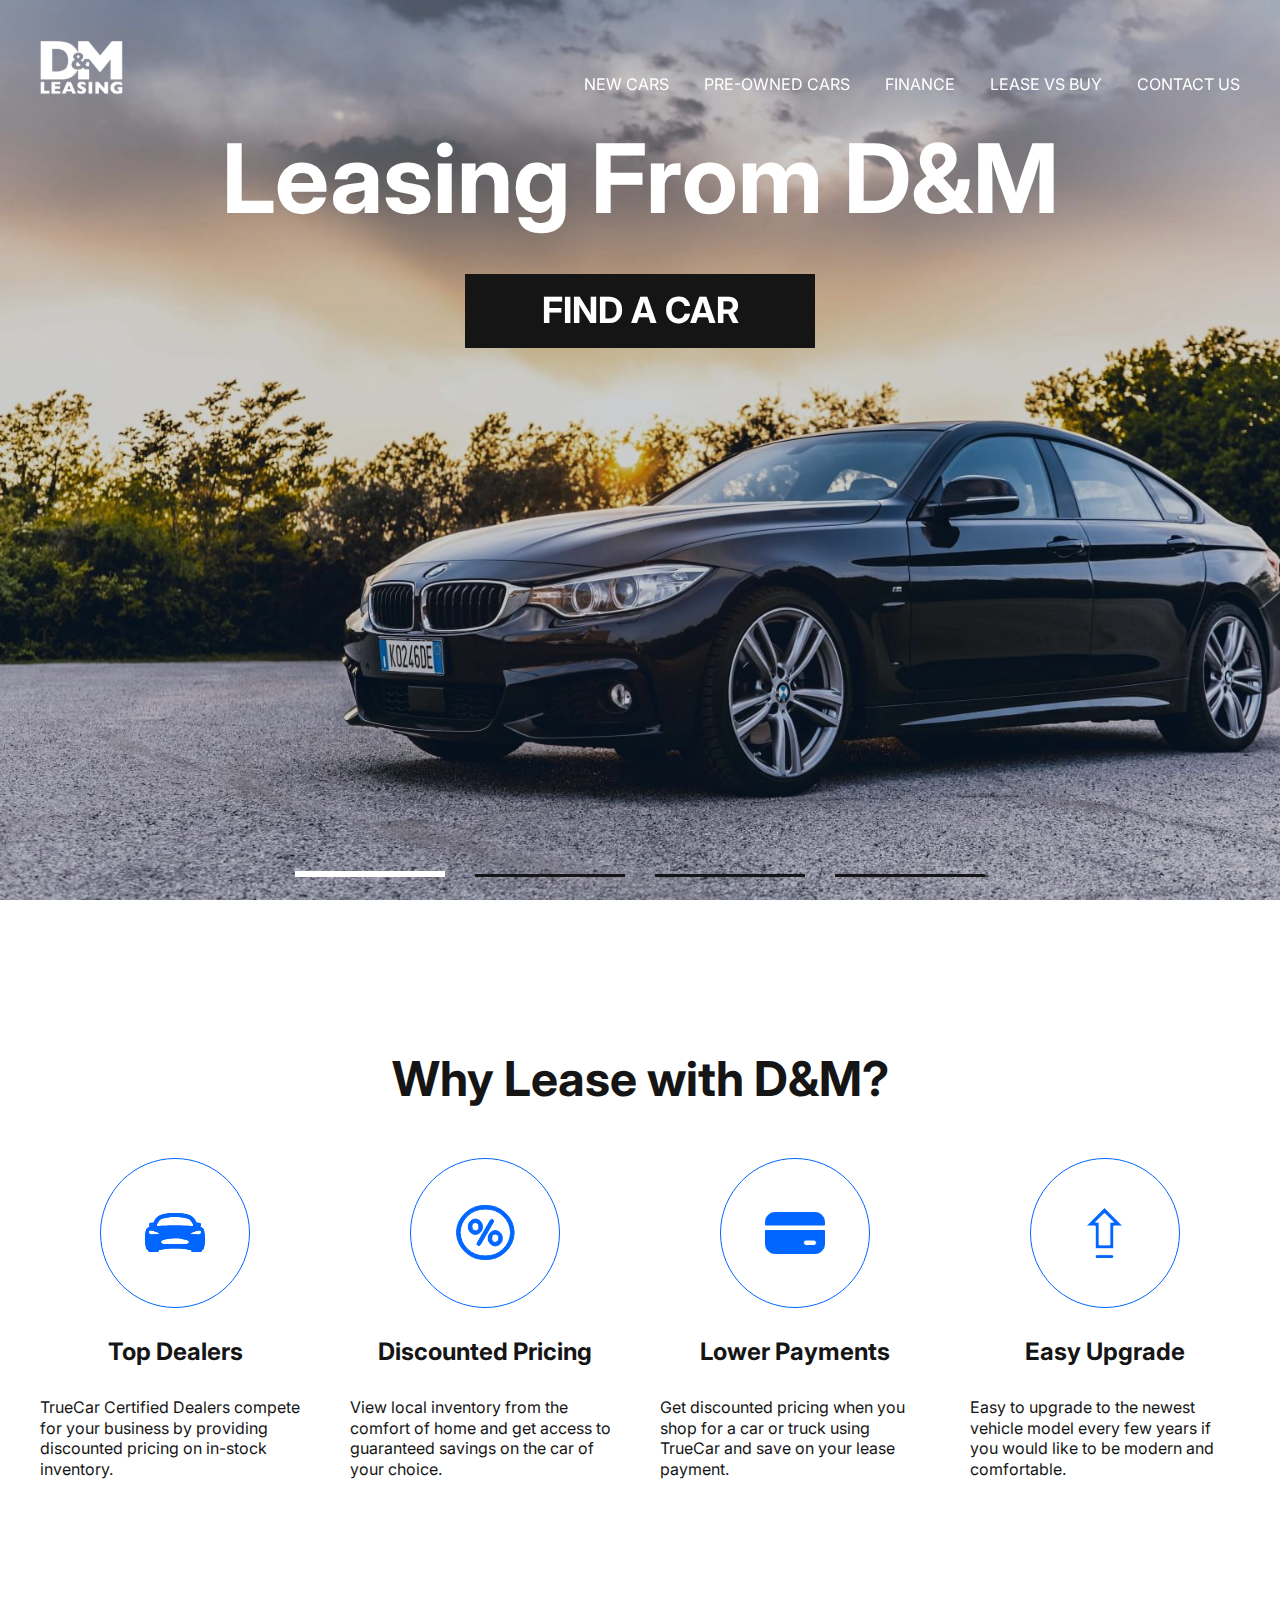
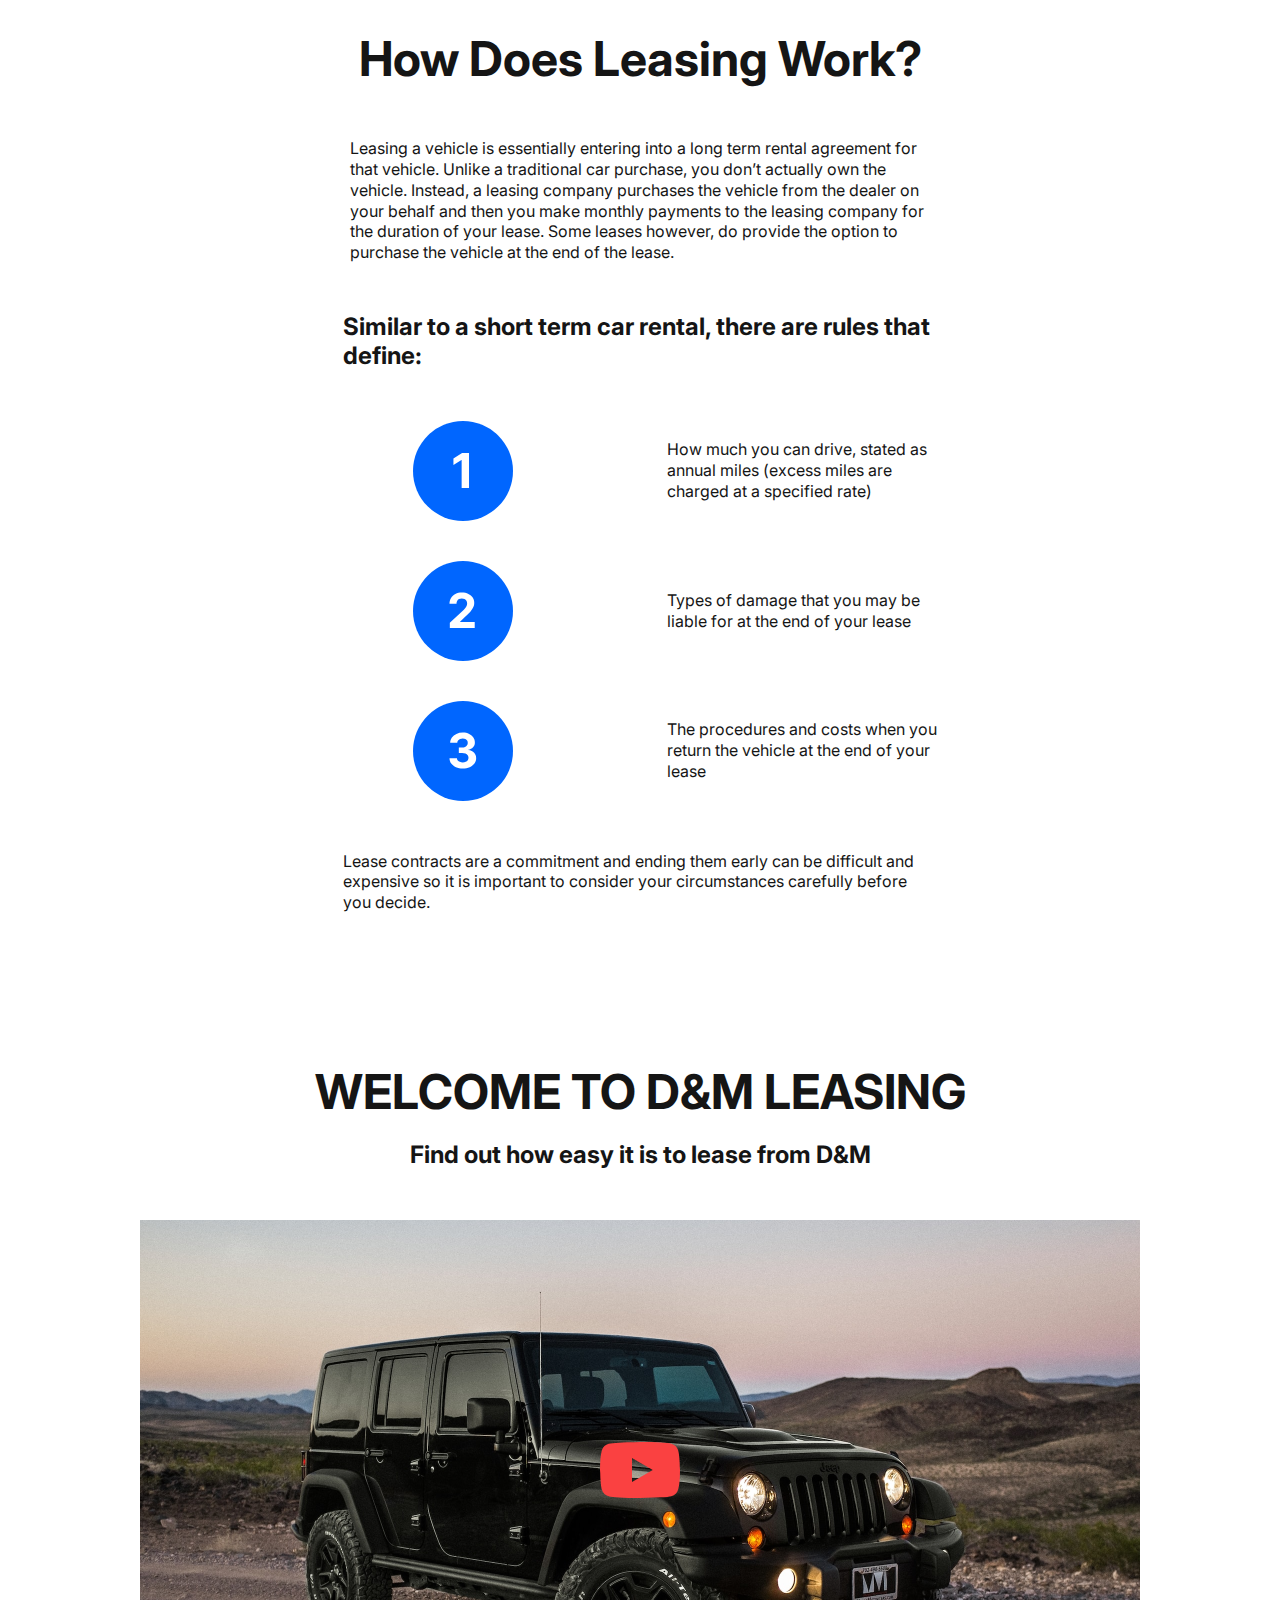
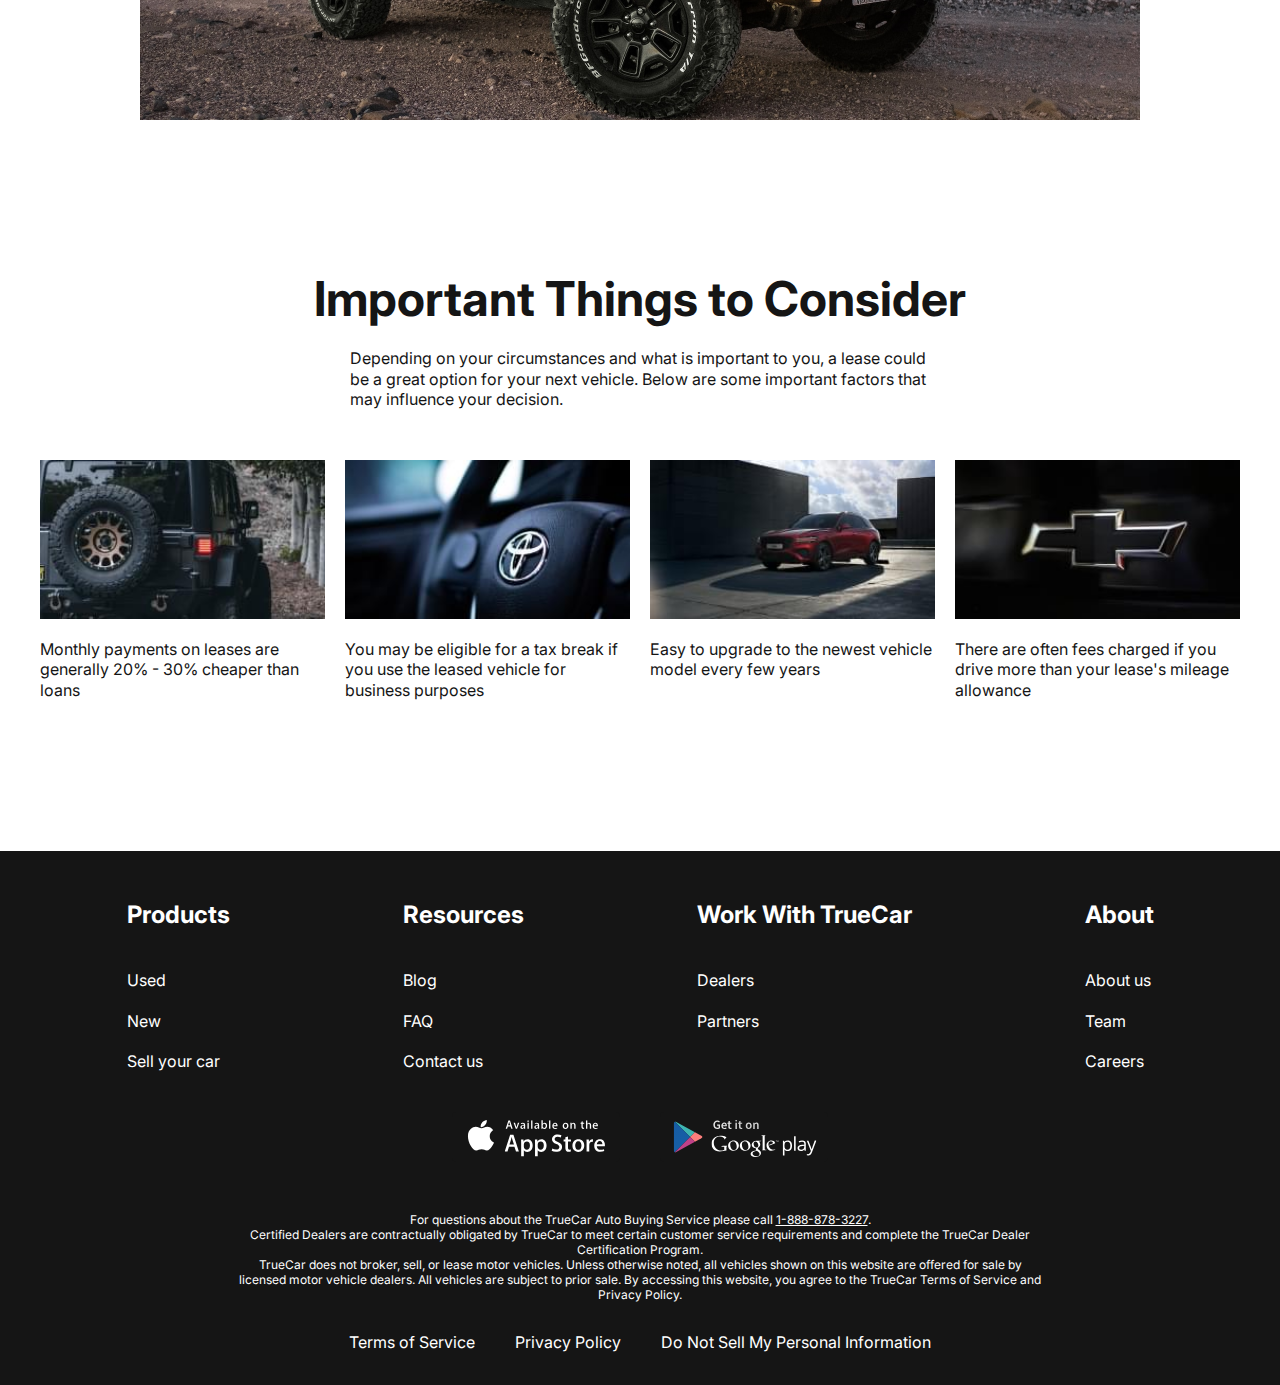
<file: index.html>
<!DOCTYPE html>
<html lang="en">
<head>
	<meta charset="UTF-8">
	<meta http-equiv="X-UA-Compatible" content="IE=edge">
	<meta name="viewport" content="width=device-width, initial-scale=1.0">
	<title>lease cars</title>
	<link href="https://fonts.googleapis.com/css?family=Inter:regular,600, 700&display=swap" rel="stylesheet" />
	<link rel="stylesheet" href="https://cdn.jsdelivr.net/npm/swiper@9/swiper-bundle.min.css"/>
	<link rel="stylesheet" href="css/style.min.css">
</head>
<body>
	<div class="wrapper">
		<header class="header header-main">
			<div class="header__container">
				<a class="header__logo" href="index.html">
					<img src="images/src/Logo.svg" alt="logo">
				</a>
				<nav class="menu">
					<div class="menu__burger">
						<span></span>
						<span></span>
						<span></span>
					</div>	
					<ul class="menu__list">
						<li class="menu__item">
							<a href="new-cars.html" class="menu__link">NEW CARS</a>
						</li>
						<li class="menu__item">
							<a href="" class="menu__link">PRE-OWNED CARS</a>
						</li>
						<li class="menu__item">
							<a href="" class="menu__link">FINANCE</a>
						</li>
						<li class="menu__item">
							<a href="" class="menu__link">LEASE VS BUY</a>
						</li>
						<li class="menu__item">
							<a href="contacts.html" class="menu__link">CONTACT US</a>
						</li>
					</ul>
				</nav>
			</div>
		</header>
		<main class="main">
			<section class="main__page page-main">
				<div class="page-main__container">
					<div class="page-main__content">
						<h1 class="page-main__title">Leasing From D&M</h1>
						<a class="page-main__button" href="#">FIND A CAR</a>
					</div>
				</div>
			</section>
			<div class="slider">
				<div class="swiper">
					<div class="swiper-wrapper">
						<div class="swiper-slide" style="background-image: url(images/src/slide-1.jpg)"></div>
						<div class="swiper-slide" style="background-image: url(images/src/slide-2.jpg)"></div>
						<div class="swiper-slide" style="background-image: url(images/src/slide-1.jpg)"></div>
						<div class="swiper-slide" style="background-image: url(images/src/slide-2.jpg)"></div>
					 </div>
					 <div class="swiper-pagination"></div>
				</div>
			</div>
			<section class="why">
				<div class="why__container">
					<h2 class="why__title">Why Lease with D&M?</h2>
					<div class="why__items">
						<div class="why__column column-why">
							<div class="column-why__image">
								<img src="images/src/Why-1.svg" alt="img">
							</div>
							<h5 class="column-why__title">Top Dealers</h5>
							<div class="column-why__text">
								<p>TrueCar Certified Dealers compete for your business by providing discounted pricing on in-stock inventory.</p>
							</div>
						</div>
						<div class="why__column column-why">
							<div class="column-why__image">
								<img src="images/src/Why-2.svg" alt="img">
							</div>
							<h5 class="column-why__title">Discounted Pricing</h5>
							<div class="column-why__text">
								<p>View local inventory from the comfort of home and get access to guaranteed savings on the car of your choice.</p>
							</div>
						</div>
						<div class="why__column column-why">
							<div class="column-why__image">
								<img src="images/src/Why-3.svg" alt="img">
							</div>
							<h5 class="column-why__title">Lower Payments</h5>
							<div class="column-why__text">
								<p>Get discounted pricing when you shop for a car or truck using TrueCar and save on your lease payment.</p>
							</div>
						</div>
						<div class="why__column column-why">
							<div class="column-why__image">
								<img src="images/src/Why-4.svg" alt="img">
							</div>
							<h5 class="column-why__title">Easy Upgrade</h5>
							<div class="column-why__text">
								<p>Easy to upgrade to the newest vehicle model every few years if you would like to be modern and comfortable.</p>
							</div>
						</div>
					</div>
				</div>
			</section>
			<section class="how">
				<div class="how__container">
					<div class="how__body">
						<h2 class="how__title">How Does Leasing Work?</h2>
						<div class="how__text">
							<p>Leasing a vehicle is essentially entering into a long term rental agreement for that vehicle. Unlike a traditional car purchase, you don’t actually own the vehicle. Instead, a leasing company purchases the vehicle from the dealer on your behalf and then you make monthly payments to the leasing company for the duration of your lease. Some leases however, do provide the option to purchase the vehicle at the end of the lease.</p>
							</div>
						<h5 class="how__sub-title">Similar to a short term car rental, there are rules that define:</h5>
						<ul class="how__items">
							<li class="how__item item-how--1">
								<img src="images/src/how-1.svg" alt="img">
								<p>How much you can drive, stated as annual miles (excess miles are charged at a specified rate)</p>
							</li>
							<li class="how__item item-how--2">
								<img src="images/src/how-2.svg" alt="img">
								<p>Types of damage that you may be liable for at the end of your lease</p>							</li>
							<li class="how__item item-how--3">
								<img src="images/src/how-3.svg" alt="img">
								<p>The procedures and costs when you return the vehicle at the end of your lease</p>							</li>
						</ul>
						<div class="how__bottom">
							<p>Lease contracts are a commitment and ending them early can be difficult and expensive so it is important to consider your circumstances carefully before you decide.</p>
						</div>
					</div>
				</div>
			</section>
			<section class="welcome">
				<div class="welcome__container">
					<div class="welcome__title">WELCOME TO D&M LEASING</div>
					<div class="welcome__sub-title">Find out how easy it is to lease from D&M</div>
					<div class="welcome-popup__box">
						<img class="welcome__img" src="images/src/welcome.png" alt="images">
						<a class="welcome-popup" data-fancybox href="https://youtu.be/_ocmaV8awc8">
							<img class="welcome__play" src="images/src/welcome-icon.svg" alt="icon">
						</a>
					</div>
				</div>
			</section>
			<section class="importent">
				<div class="importent__container">
					<div class="importent__title">Important Things to Consider</div>
					<div class="importent__text">Depending on your circumstances and what is important to you, a lease could be a great option for your next vehicle. Below are some important factors that may influence your decision.
					</div>
					<div class="importent__row">
						<div class="importent__column column-importent">
							<div class="column-importent__image">
								<img src="images/src/importent-1.jpg" alt="img">
							</div>
							<div class="column-importent__text">Monthly payments on leases are generally 20% - 30% cheaper than loans
							</div>
						</div>
						<div class="importent__column column-importent">
							<div class="column-importent__image">
								<img src="images/src/importent-2.jpg" alt="img">
							</div>
							<div class="column-importent__text">You may be eligible for a tax break if you use the leased vehicle for business purposes
							</div>
						</div>
						<div class="importent__column column-importent">
							<div class="column-importent__image">
								<img src="images/src/importent-3.jpg" alt="img">
							</div>
							<div class="column-importent__text">Easy to upgrade to the newest vehicle model every few years
							</div>
						</div>
						<div class="importent__column column-importent">
							<div class="column-importent__image">
								<img src="images/src/importent-4.jpg" alt="img">
							</div>
							<div class="column-importent__text">There are often fees charged if you drive more than your lease's mileage allowance
							</div>
						</div>
					</div>
				</div>
			</section>
		</main>
		<footer class="footer">
			<div class="footer__container">
				<div class="footer__top">
					<div class="footer__body">
						<div class="footer__column">
							<div class="footer__title">Products</div>
							<nav class="footer__menu menu-footer">
								<ul class="menu-footer__list">
									<li class="menu-footer__item">
										<a href="" class="menu-footer__link">Used</a>
									</li>
									<li class="menu-footer__item">
										<a href="" class="menu-footer__link">New</a>
									</li>
									<li class="menu-footer__item">
										<a href="" class="menu-footer__link">Sell your car</a>
									</li>
								</ul>
							</nav>
						</div>
						<div class="footer__column">
							<div class="footer__title">Resources</div>
							<nav class="footer__menu menu-footer">
								<ul class="menu-footer__list">
									<li class="menu-footer__item">
										<a href="" class="menu-footer__link">Blog</a>
									</li>
									<li class="menu-footer__item">
										<a href="" class="menu-footer__link">FAQ</a>
									</li>
									<li class="menu-footer__item">
										<a href="" class="menu-footer__link">Contact us</a>
									</li>
								</ul>
							</nav>
						</div>
						<div class="footer__column">
							<div class="footer__title">Work With TrueCar</div>
							<nav class="footer__menu menu-footer">
								<ul class="menu-footer__list">
									<li class="menu-footer__item">
										<a href="" class="menu-footer__link">Dealers</a>
									</li>
									<li class="menu-footer__item">
										<a href="" class="menu-footer__link">Partners</a>
									</li>
								</ul>
							</nav>
						</div>
						<div class="footer__column">
							<div class="footer__title">About</div>
							<nav class="footer__menu menu-footer">
								<ul class="menu-footer__list">
									<li class="menu-footer__item">
										<a href="" class="menu-footer__link">About us</a>
									</li>
									<li class="menu-footer__item">
										<a href="" class="menu-footer__link">Team</a>
									</li>
									<li class="menu-footer__item">
										<a href="" class="menu-footer__link">Careers</a>
									</li>
								</ul>
							</nav>
						</div>
					</div>
					<div class="footer__buttons">
						<a class="footer__button button-app">
							<img src="images/src/app.svg" alt="app">
						</a>
						<a class="footer__button button-google">
							<img src="images/src/google.svg" alt="google">
						</a>
					</div>
					<div class="footer__text">
						<p>For questions about the TrueCar Auto Buying Service please call <span>1-888-878-3227</span>.<br>
						Certified Dealers are contractually obligated by TrueCar to meet certain customer service requirements and complete the TrueCar Dealer<br>Certification Program.<br>
						TrueCar does not broker, sell, or lease motor vehicles. Unless otherwise noted, all vehicles shown on this website are offered for sale by licensed motor vehicle dealers. All vehicles are subject to prior sale. By accessing this website, you agree to the TrueCar Terms of Service and Privacy Policy.</p>
					</div>
				</div>
				<div class="footer__bottom">
					<p>Terms of Service</p>
					<p>Privacy Policy</p>
					<p>Do Not Sell My Personal Information</p>
				</div>
			</div>
		</footer>
	</div>
	<script src="https://cdn.jsdelivr.net/npm/swiper@9/swiper-bundle.min.js"></script>
	<script src="js/main.min.js"></script>
</body>
</html>
</file>
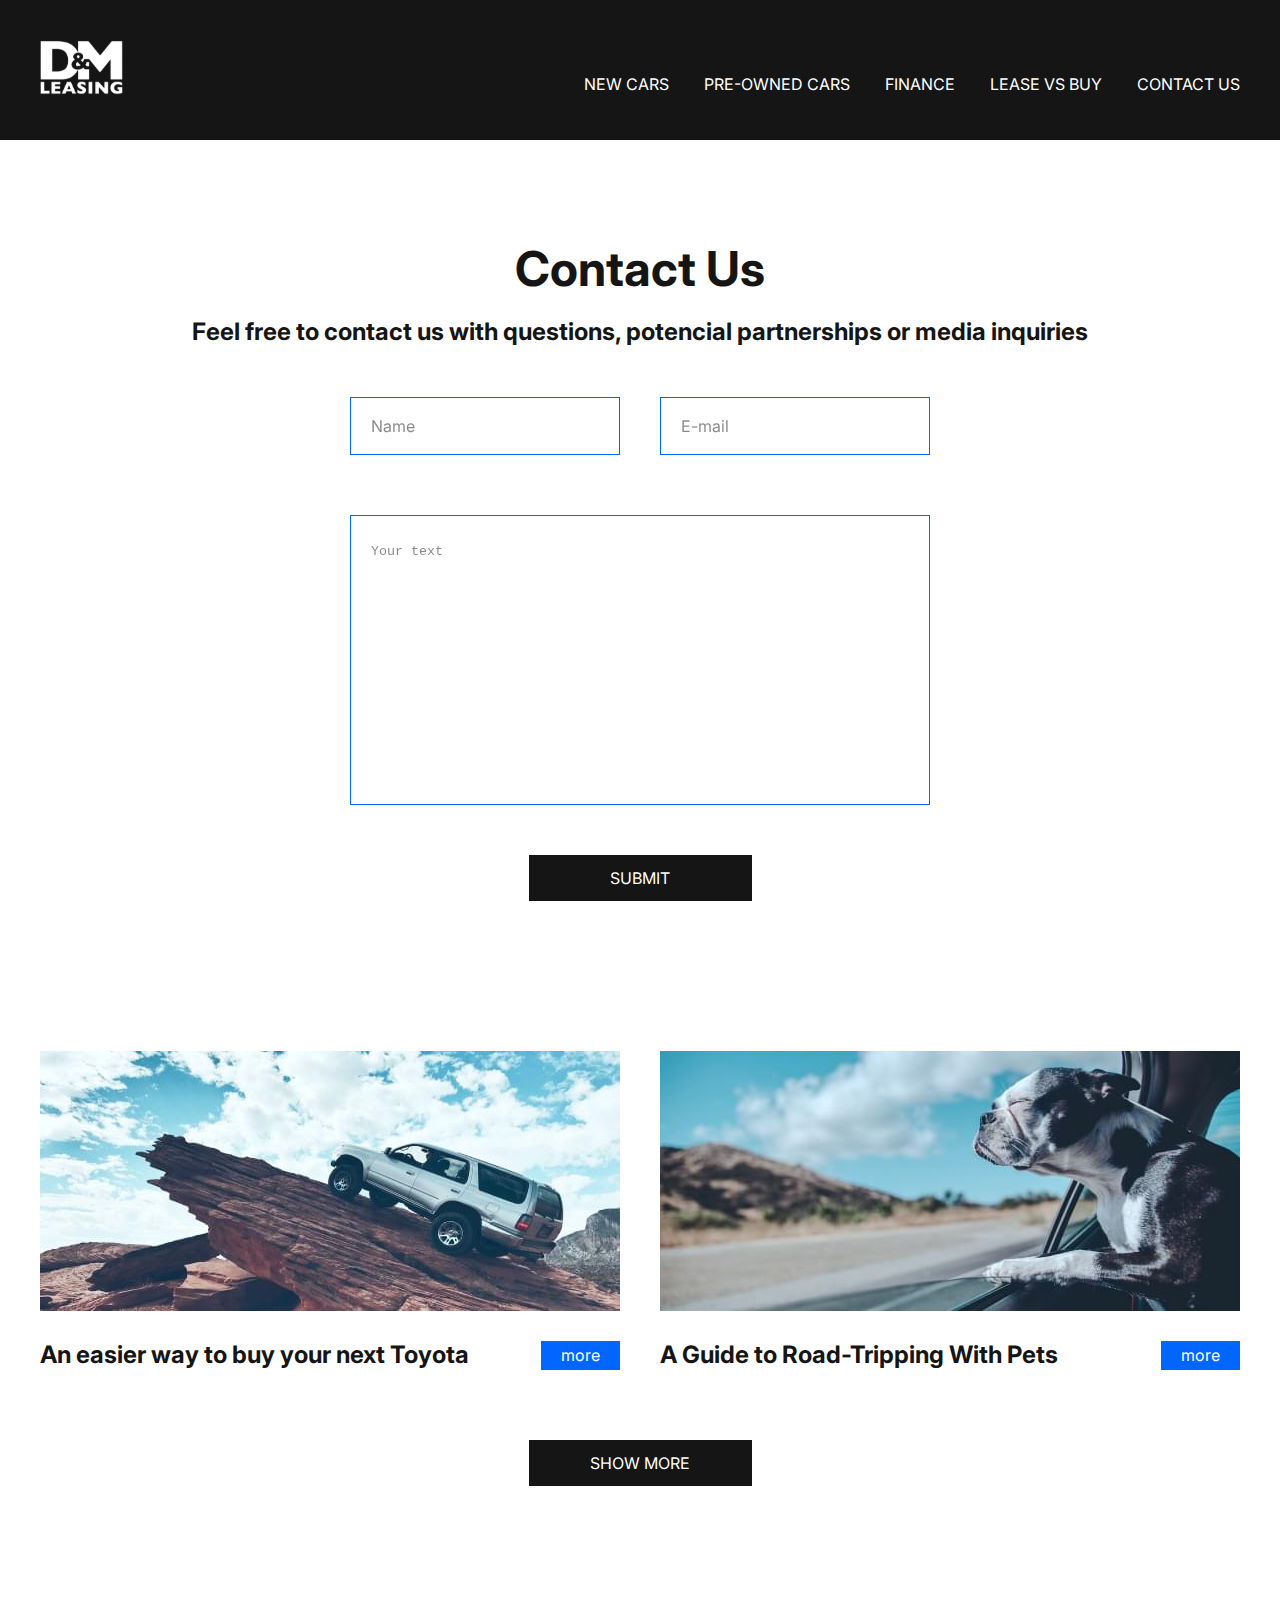
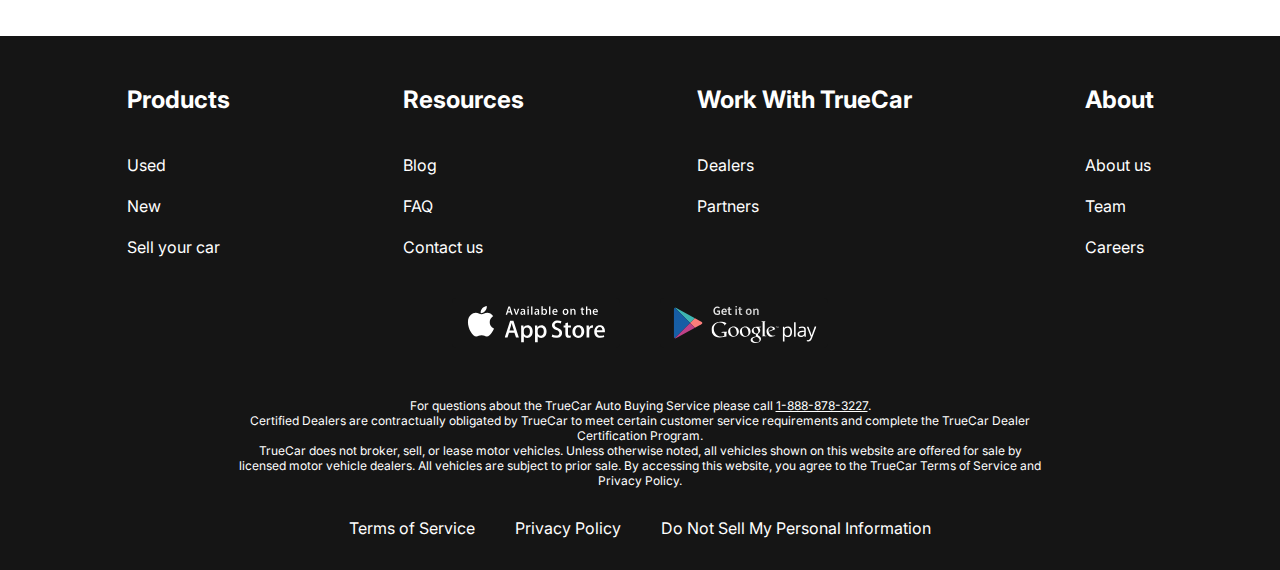
<file: contacts.html>
<!DOCTYPE html>
<html lang="en">
<head>
	<meta charset="UTF-8">
	<meta http-equiv="X-UA-Compatible" content="IE=edge">
	<meta name="viewport" content="width=device-width, initial-scale=1.0">
	<link rel="stylesheet" href="css/style.min.css">
	<link href="https://fonts.googleapis.com/css?family=Inter:regular,600, 700&display=swap" rel="stylesheet" />
	<title>contracts</title>
</head>
<body>
	<div class="wrapper">
		<header class="header">
			<div class="header__container">
				<a class="header__logo" href="index.html">
					<img src="images/src/Logo.svg" alt="logo">
				</a>
				<nav class="menu">
					<div class="menu__burger">
						<span></span>
						<span></span>
						<span></span>
					</div>	
					<ul class="menu__list">
						<li class="menu__item">
							<a href="new-cars.html" class="menu__link">NEW CARS</a>
						</li>
						<li class="menu__item">
							<a href="" class="menu__link">PRE-OWNED CARS</a>
						</li>
						<li class="menu__item">
							<a href="" class="menu__link">FINANCE</a>
						</li>
						<li class="menu__item">
							<a href="" class="menu__link">LEASE VS BUY</a>
						</li>
						<li class="menu__item">
							<a href="contacts.html" class="menu__link">CONTACT US</a>
						</li>
					</ul>
				</nav>
			</div>
		</header>
		<main class="main">
			<section class="contacts">
				<div class="contacts__container">
					<h2 class="contacts__title">Contact Us</h2>
					<p class="contacts__text">Feel free to contact us with questions, potencial partnerships or media inquiries
					</p>
					<form class="form" action="#">
						<input class="form__input" type="text" placeholder="Name">
						<input class="form__input" type="email" placeholder="E-mail">
						<textarea class="form__textarea" placeholder="Your text"></textarea>
						<button class="form__btn btn" type="submit">SUBMIT</button>
					</form>
				</div>
			</section>
			<div class="article">
				<div class="article__container">
					<div class="article__items">
						<div class="article__column">
							<div class="article__image">
								<img src="images/src/articale_1.jpg" alt="img">
							</div>
							<div class="article__body">
								<p class="article__text">An easier way to buy your next Toyota</p>
								<a class="article__link" href="#">more</a>
							</div>
						</div>
						<div class="article__column">
							<div class="article__image">
								<img src="images/src/articale_2.jpg" alt="img">
							</div>
							<div class="article__body">
								<p class="article__text">A Guide to Road-Tripping With Pets</p>
								<a class="article__link" href="#">more</a>
							</div>
						</div>
					</div>
					<a class="gallery__batton btn" href="#">SHOW MORE</a>
				</div>
			</div>
		</main>
		<footer class="footer">
			<div class="footer__container">
				<div class="footer__top">
					<div class="footer__body">
						<div class="footer__column">
							<div class="footer__title">Products</div>
							<nav class="footer__menu menu-footer">
								<ul class="menu-footer__list">
									<li class="menu-footer__item">
										<a href="" class="menu-footer__link">Used</a>
									</li>
									<li class="menu-footer__item">
										<a href="" class="menu-footer__link">New</a>
									</li>
									<li class="menu-footer__item">
										<a href="" class="menu-footer__link">Sell your car</a>
									</li>
								</ul>
							</nav>
						</div>
						<div class="footer__column">
							<div class="footer__title">Resources</div>
							<nav class="footer__menu menu-footer">
								<ul class="menu-footer__list">
									<li class="menu-footer__item">
										<a href="" class="menu-footer__link">Blog</a>
									</li>
									<li class="menu-footer__item">
										<a href="" class="menu-footer__link">FAQ</a>
									</li>
									<li class="menu-footer__item">
										<a href="" class="menu-footer__link">Contact us</a>
									</li>
								</ul>
							</nav>
						</div>
						<div class="footer__column">
							<div class="footer__title">Work With TrueCar</div>
							<nav class="footer__menu menu-footer">
								<ul class="menu-footer__list">
									<li class="menu-footer__item">
										<a href="" class="menu-footer__link">Dealers</a>
									</li>
									<li class="menu-footer__item">
										<a href="" class="menu-footer__link">Partners</a>
									</li>
								</ul>
							</nav>
						</div>
						<div class="footer__column">
							<div class="footer__title">About</div>
							<nav class="footer__menu menu-footer">
								<ul class="menu-footer__list">
									<li class="menu-footer__item">
										<a href="" class="menu-footer__link">About us</a>
									</li>
									<li class="menu-footer__item">
										<a href="" class="menu-footer__link">Team</a>
									</li>
									<li class="menu-footer__item">
										<a href="" class="menu-footer__link">Careers</a>
									</li>
								</ul>
							</nav>
						</div>
					</div>
					<div class="footer__buttons">
						<a class="footer__button button-app">
							<img src="images/src/app.svg" alt="app">
						</a>
						<a class="footer__button button-google">
							<img src="images/src/google.svg" alt="google">
						</a>
					</div>
					<div class="footer__text">
						<p>For questions about the TrueCar Auto Buying Service please call <span>1-888-878-3227</span>.<br>
						Certified Dealers are contractually obligated by TrueCar to meet certain customer service requirements and complete the TrueCar Dealer<br>Certification Program.<br>
						TrueCar does not broker, sell, or lease motor vehicles. Unless otherwise noted, all vehicles shown on this website are offered for sale by licensed motor vehicle dealers. All vehicles are subject to prior sale. By accessing this website, you agree to the TrueCar Terms of Service and Privacy Policy.</p>
					</div>
				</div>
				<div class="footer__bottom">
					<p>Terms of Service</p>
					<p>Privacy Policy</p>
					<p>Do Not Sell My Personal Information</p>
				</div>
			</div>
		</footer>
	</div>
	<script src="js/main.min.js"></script>
</body>
</html>
</file>
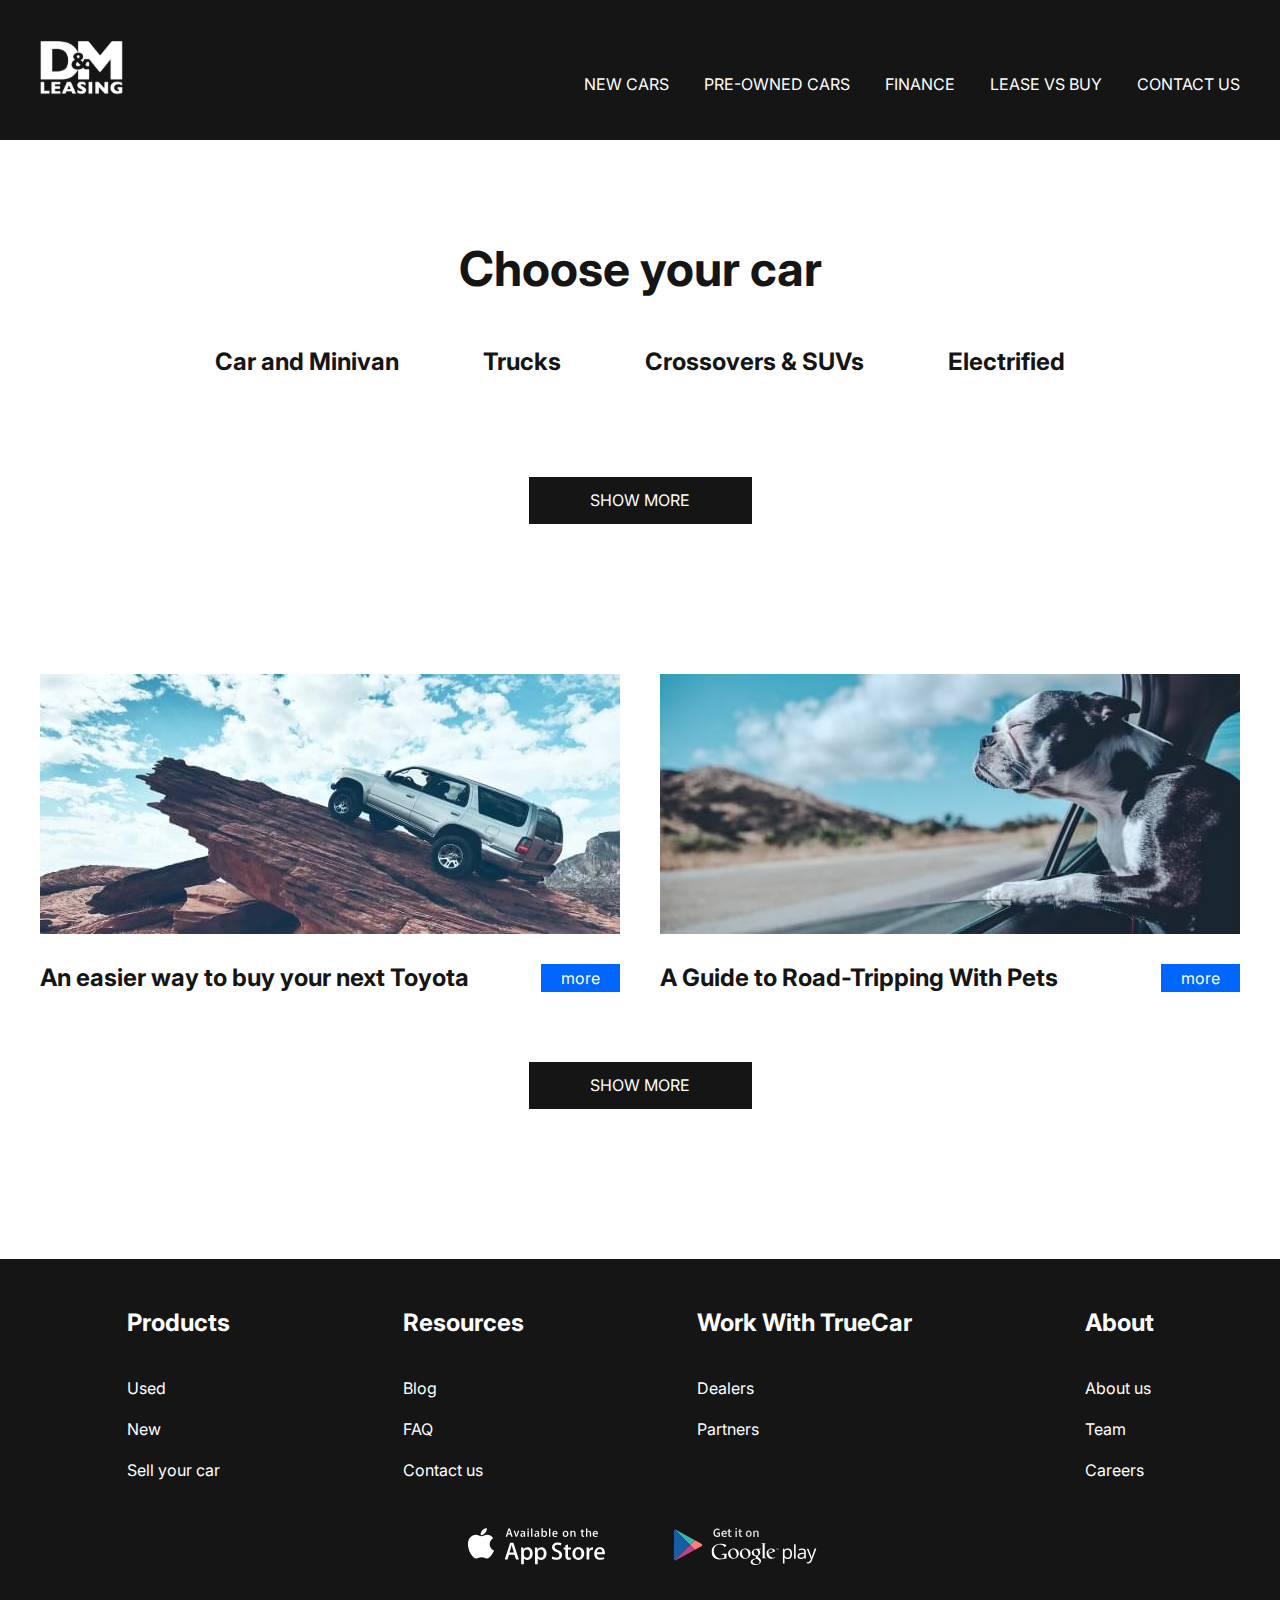
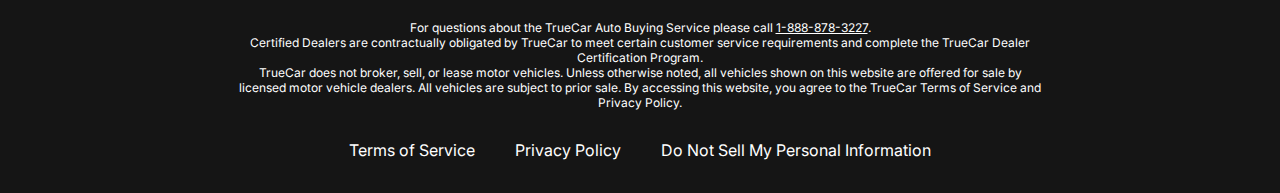
<file: new-cars.html>
<!DOCTYPE html>
<html lang="en">
<head>
	<meta charset="UTF-8">
	<meta http-equiv="X-UA-Compatible" content="IE=edge">
	<meta name="viewport" content="width=device-width, initial-scale=1.0">
	<link rel="stylesheet" href="css/style.min.css">
	<link href="https://fonts.googleapis.com/css?family=Inter:regular,600, 700&display=swap" rel="stylesheet" />
	<title>new cars</title>
</head>
<body>
	<div class="wrapper">
		<header class="header">
			<div class="header__container">
				<a class="header__logo" href="index.html">
					<img src="images/src/Logo.svg" alt="logo">
				</a>
				<nav class="menu">
					<div class="menu__burger">
						<span></span>
						<span></span>
						<span></span>
					</div>	
					<ul class="menu__list">
						<li class="menu__item">
							<a href="new-cars.html" class="menu__link">NEW CARS</a>
						</li>
						<li class="menu__item">
							<a href="" class="menu__link">PRE-OWNED CARS</a>
						</li>
						<li class="menu__item">
							<a href="" class="menu__link">FINANCE</a>
						</li>
						<li class="menu__item">
							<a href="" class="menu__link">LEASE VS BUY</a>
						</li>
						<li class="menu__item">
							<a href="contacts.html" class="menu__link">CONTACT US</a>
						</li>
					</ul>
				</nav>
			</div>
		</header>
		<main class="main">
			<section class="gallery">
				<div class="gallery__container">
					<h2 class="gallery__title">Choose your car</h2>
					<div class="gallery__buttons">
						<button class="gallery__btn" data-filter=".minivan">Car and Minivan</button>
						<button class="gallery__btn" data-filter=".trucks">Trucks</button>
						<button class="gallery__btn" data-filter=".crossovers">Crossovers & SUVs</button>
						<button class="gallery__btn" data-filter=".electrified">Electrified</button>
					</div>
					<div class="gallery__inner">
						<div class="gallery__items mix minivan">
							<div class="gallery__item" href="#">
								<img src="images/src/car_1.jpg" alt="images">
								<div class="gallery__body body-gallery">
									<div class="body-gallery__title">Toyota Crown 2023</div>
									<div class="body-gallery__price">starting from $ 39900</div>
									<div class="body-gallery__month">$ 650/mo</div>
								</div>
								<a class="gallery__link" href="#">see details</a>
							</div>
							<div class="gallery__item" href="#">
								<img src="images/src/car_2.jpg" alt="images">
								<div class="gallery__body body-gallery">
									<div class="body-gallery__title">Prius Prime 2023</div>
									<div class="body-gallery__price">starting from $ 39900</div>
									<div class="body-gallery__month">$ 450/mo</div>
								</div>
								<a class="gallery__link" href="#">see details</a>
							</div>
							<div class="gallery__item" href="#">
								<img src="images/src/car_3.jpg" alt="images">
								<div class="gallery__body body-gallery">
									<div class="body-gallery__title">Toyota Prius 2023</div>
									<div class="body-gallery__price">starting from $ 39900</div>
									<div class="body-gallery__month">$ 400/mo</div>
								</div>
								<a class="gallery__link" href="#">see details</a>
							</div>
							<div class="gallery__item" href="#">
								<img src="images/src/car_4.jpg" alt="images">
								<div class="gallery__body body-gallery">
									<div class="body-gallery__title">Hyundai Kona 2023</div>
									<div class="body-gallery__price">starting from $ 39900</div>
									<div class="body-gallery__month">$ 510/mo</div>
								</div>
								<a class="gallery__link" href="#">see details</a>
							</div>
							<div class="gallery__item" href="#">
								<img src="images/src/car_5.jpg" alt="images">
								<div class="gallery__body body-gallery">
									<div class="body-gallery__title">Ford Explorer 2023</div>
									<div class="body-gallery__price">starting from $ 39900</div>
									<div class="body-gallery__month">$1,013/mo</div>
								</div>
								<a class="gallery__link" href="#">see details</a>
							</div>
							<div class="gallery__item" href="#">
								<img src="images/src/car_6.jpg" alt="images">
								<div class="gallery__body body-gallery">
									<div class="body-gallery__title">Santa  Fe 2023</div>
									<div class="body-gallery__price">starting from $ 39900</div>
									<div class="body-gallery__month">$ 739/mo</div>
								</div>
								<a class="gallery__link" href="#">see details</a>
							</div>
							<div class="gallery__item" href="#">
								<img src="images/src/car_7.jpg" alt="images">
								<div class="gallery__body body-gallery">
									<div class="body-gallery__title">KIA Niro 2023</div>
									<div class="body-gallery__price">starting from $ 39900</div>
									<div class="body-gallery__month">$ 554/mo</div>
								</div>
								<a class="gallery__link" href="#">see details</a>
							</div>
							<div class="gallery__item" href="#">
								<img src="images/src/car_8.jpg" alt="images">
								<div class="gallery__body body-gallery">
									<div class="body-gallery__title">Chevrolet Silverado</div>
									<div class="body-gallery__price">starting from $ 39900</div>
									<div class="body-gallery__month">$1,032/mo</div>
								</div>
								<a class="gallery__link" href="#">see details</a>
							</div>
							<div class="gallery__item" href="#">
								<img src="images/src/car_9.jpg" alt="images">
								<div class="gallery__body body-gallery">
									<div class="body-gallery__title">Honda CR-V 2023</div>
									<div class="body-gallery__price">starting from $ 39900</div>
									<div class="body-gallery__month">$ 591/mo</div>
								</div>
								<a class="gallery__link" href="#">see details</a>
							</div>
							<div class="gallery__item" href="#">
								<img src="images/src/car_10.jpg" alt="images">
								<div class="gallery__body body-gallery">
									<div class="body-gallery__title">Hyundai Tucson</div>
									<div class="body-gallery__price">starting from $ 39900</div>
									<div class="body-gallery__month">$ 528/mo</div>
								</div>
								<a class="gallery__link" href="#">see details</a>
							</div>
							<div class="gallery__item" href="#">
								<img src="images/src/car_11.jpg" alt="images">
								<div class="gallery__body body-gallery">
									<div class="body-gallery__title">Chevrolet Equinox </div>
									<div class="body-gallery__price">starting from $ 39900</div>
									<div class="body-gallery__month">$ 471/mo</div>
								</div>
								<a class="gallery__link" href="#">see details</a>
							</div>
							<div class="gallery__item" href="#">
								<img src="images/src/car_12.jpg" alt="images">
								<div class="gallery__body body-gallery">
									<div class="body-gallery__title">Jeep Wrangler 2023</div>
									<div class="body-gallery__price">starting from $ 39900</div>
									<div class="body-gallery__month">$ 997/mo</div>
								</div>
								<a class="gallery__link" href="#">see details</a>
							</div>
						</div>
						<div class="gallery__items mix trucks">
							<div class="gallery__item" href="#">
								<img src="images/src/car_1.jpg" alt="images">
								<div class="gallery__body body-gallery">
									<div class="body-gallery__title">Toyota Crown 2023</div>
									<div class="body-gallery__price">starting from $ 39900</div>
									<div class="body-gallery__month">$ 650/mo</div>
								</div>
								<a class="gallery__link" href="#">see details</a>
							</div>
							<div class="gallery__item" href="#">
								<img src="images/src/car_2.jpg" alt="images">
								<div class="gallery__body body-gallery">
									<div class="body-gallery__title">Prius Prime 2023</div>
									<div class="body-gallery__price">starting from $ 39900</div>
									<div class="body-gallery__month">$ 450/mo</div>
								</div>
								<a class="gallery__link" href="#">see details</a>
							</div>
							<div class="gallery__item" href="#">
								<img src="images/src/car_3.jpg" alt="images">
								<div class="gallery__body body-gallery">
									<div class="body-gallery__title">Toyota Prius 2023</div>
									<div class="body-gallery__price">starting from $ 39900</div>
									<div class="body-gallery__month">$ 400/mo</div>
								</div>
								<a class="gallery__link" href="#">see details</a>
							</div>
							<div class="gallery__item" href="#">
								<img src="images/src/car_4.jpg" alt="images">
								<div class="gallery__body body-gallery">
									<div class="body-gallery__title">Hyundai Kona 2023</div>
									<div class="body-gallery__price">starting from $ 39900</div>
									<div class="body-gallery__month">$ 510/mo</div>
								</div>
								<a class="gallery__link" href="#">see details</a>
							</div>
							<div class="gallery__item" href="#">
								<img src="images/src/car_5.jpg" alt="images">
								<div class="gallery__body body-gallery">
									<div class="body-gallery__title">Ford Explorer 2023</div>
									<div class="body-gallery__price">starting from $ 39900</div>
									<div class="body-gallery__month">$1,013/mo</div>
								</div>
								<a class="gallery__link" href="#">see details</a>
							</div>
							<div class="gallery__item" href="#">
								<img src="images/src/car_6.jpg" alt="images">
								<div class="gallery__body body-gallery">
									<div class="body-gallery__title">Santa  Fe 2023</div>
									<div class="body-gallery__price">starting from $ 39900</div>
									<div class="body-gallery__month">$ 739/mo</div>
								</div>
								<a class="gallery__link" href="#">see details</a>
							</div>
							<div class="gallery__item" href="#">
								<img src="images/src/car_7.jpg" alt="images">
								<div class="gallery__body body-gallery">
									<div class="body-gallery__title">KIA Niro 2023</div>
									<div class="body-gallery__price">starting from $ 39900</div>
									<div class="body-gallery__month">$ 554/mo</div>
								</div>
								<a class="gallery__link" href="#">see details</a>
							</div>
							<div class="gallery__item" href="#">
								<img src="images/src/car_8.jpg" alt="images">
								<div class="gallery__body body-gallery">
									<div class="body-gallery__title">Chevrolet Silverado</div>
									<div class="body-gallery__price">starting from $ 39900</div>
									<div class="body-gallery__month">$1,032/mo</div>
								</div>
								<a class="gallery__link" href="#">see details</a>
							</div>
							<div class="gallery__item" href="#">
								<img src="images/src/car_9.jpg" alt="images">
								<div class="gallery__body body-gallery">
									<div class="body-gallery__title">Honda CR-V 2023</div>
									<div class="body-gallery__price">starting from $ 39900</div>
									<div class="body-gallery__month">$ 591/mo</div>
								</div>
								<a class="gallery__link" href="#">see details</a>
							</div>
							<div class="gallery__item" href="#">
								<img src="images/src/car_10.jpg" alt="images">
								<div class="gallery__body body-gallery">
									<div class="body-gallery__title">Hyundai Tucson</div>
									<div class="body-gallery__price">starting from $ 39900</div>
									<div class="body-gallery__month">$ 528/mo</div>
								</div>
								<a class="gallery__link" href="#">see details</a>
							</div>
							<div class="gallery__item" href="#">
								<img src="images/src/car_11.jpg" alt="images">
								<div class="gallery__body body-gallery">
									<div class="body-gallery__title">Chevrolet Equinox </div>
									<div class="body-gallery__price">starting from $ 39900</div>
									<div class="body-gallery__month">$ 471/mo</div>
								</div>
								<a class="gallery__link" href="#">see details</a>
							</div>
							<div class="gallery__item" href="#">
								<img src="images/src/car_12.jpg" alt="images">
								<div class="gallery__body body-gallery">
									<div class="body-gallery__title">Jeep Wrangler 2023</div>
									<div class="body-gallery__price">starting from $ 39900</div>
									<div class="body-gallery__month">$ 997/mo</div>
								</div>
								<a class="gallery__link" href="#">see details</a>
							</div>
						</div>
						<div class="gallery__items mix crossovers">
							<div class="gallery__item" href="#">
								<img src="images/src/car_1.jpg" alt="images">
								<div class="gallery__body body-gallery">
									<div class="body-gallery__title">Toyota Crown 2023</div>
									<div class="body-gallery__price">starting from $ 39900</div>
									<div class="body-gallery__month">$ 650/mo</div>
								</div>
								<a class="gallery__link" href="#">see details</a>
							</div>
							<div class="gallery__item" href="#">
								<img src="images/src/car_2.jpg" alt="images">
								<div class="gallery__body body-gallery">
									<div class="body-gallery__title">Prius Prime 2023</div>
									<div class="body-gallery__price">starting from $ 39900</div>
									<div class="body-gallery__month">$ 450/mo</div>
								</div>
								<a class="gallery__link" href="#">see details</a>
							</div>
							<div class="gallery__item" href="#">
								<img src="images/src/car_3.jpg" alt="images">
								<div class="gallery__body body-gallery">
									<div class="body-gallery__title">Toyota Prius 2023</div>
									<div class="body-gallery__price">starting from $ 39900</div>
									<div class="body-gallery__month">$ 400/mo</div>
								</div>
								<a class="gallery__link" href="#">see details</a>
							</div>
							<div class="gallery__item" href="#">
								<img src="images/src/car_4.jpg" alt="images">
								<div class="gallery__body body-gallery">
									<div class="body-gallery__title">Hyundai Kona 2023</div>
									<div class="body-gallery__price">starting from $ 39900</div>
									<div class="body-gallery__month">$ 510/mo</div>
								</div>
								<a class="gallery__link" href="#">see details</a>
							</div>
							<div class="gallery__item" href="#">
								<img src="images/src/car_5.jpg" alt="images">
								<div class="gallery__body body-gallery">
									<div class="body-gallery__title">Ford Explorer 2023</div>
									<div class="body-gallery__price">starting from $ 39900</div>
									<div class="body-gallery__month">$1,013/mo</div>
								</div>
								<a class="gallery__link" href="#">see details</a>
							</div>
							<div class="gallery__item" href="#">
								<img src="images/src/car_6.jpg" alt="images">
								<div class="gallery__body body-gallery">
									<div class="body-gallery__title">Santa  Fe 2023</div>
									<div class="body-gallery__price">starting from $ 39900</div>
									<div class="body-gallery__month">$ 739/mo</div>
								</div>
								<a class="gallery__link" href="#">see details</a>
							</div>
							<div class="gallery__item" href="#">
								<img src="images/src/car_7.jpg" alt="images">
								<div class="gallery__body body-gallery">
									<div class="body-gallery__title">KIA Niro 2023</div>
									<div class="body-gallery__price">starting from $ 39900</div>
									<div class="body-gallery__month">$ 554/mo</div>
								</div>
								<a class="gallery__link" href="#">see details</a>
							</div>
							<div class="gallery__item" href="#">
								<img src="images/src/car_8.jpg" alt="images">
								<div class="gallery__body body-gallery">
									<div class="body-gallery__title">Chevrolet Silverado</div>
									<div class="body-gallery__price">starting from $ 39900</div>
									<div class="body-gallery__month">$1,032/mo</div>
								</div>
								<a class="gallery__link" href="#">see details</a>
							</div>
							<div class="gallery__item" href="#">
								<img src="images/src/car_9.jpg" alt="images">
								<div class="gallery__body body-gallery">
									<div class="body-gallery__title">Honda CR-V 2023</div>
									<div class="body-gallery__price">starting from $ 39900</div>
									<div class="body-gallery__month">$ 591/mo</div>
								</div>
								<a class="gallery__link" href="#">see details</a>
							</div>
							<div class="gallery__item" href="#">
								<img src="images/src/car_10.jpg" alt="images">
								<div class="gallery__body body-gallery">
									<div class="body-gallery__title">Hyundai Tucson</div>
									<div class="body-gallery__price">starting from $ 39900</div>
									<div class="body-gallery__month">$ 528/mo</div>
								</div>
								<a class="gallery__link" href="#">see details</a>
							</div>
							<div class="gallery__item" href="#">
								<img src="images/src/car_11.jpg" alt="images">
								<div class="gallery__body body-gallery">
									<div class="body-gallery__title">Chevrolet Equinox </div>
									<div class="body-gallery__price">starting from $ 39900</div>
									<div class="body-gallery__month">$ 471/mo</div>
								</div>
								<a class="gallery__link" href="#">see details</a>
							</div>
							<div class="gallery__item" href="#">
								<img src="images/src/car_12.jpg" alt="images">
								<div class="gallery__body body-gallery">
									<div class="body-gallery__title">Jeep Wrangler 2023</div>
									<div class="body-gallery__price">starting from $ 39900</div>
									<div class="body-gallery__month">$ 997/mo</div>
								</div>
								<a class="gallery__link" href="#">see details</a>
							</div>
						</div>
						<div class="gallery__items mix electrified">
							<div class="gallery__item" href="#">
								<img src="images/src/car_1.jpg" alt="images">
								<div class="gallery__body body-gallery">
									<div class="body-gallery__title">Toyota Crown 2023</div>
									<div class="body-gallery__price">starting from $ 39900</div>
									<div class="body-gallery__month">$ 650/mo</div>
								</div>
								<a class="gallery__link" href="#">see details</a>
							</div>
							<div class="gallery__item" href="#">
								<img src="images/src/car_2.jpg" alt="images">
								<div class="gallery__body body-gallery">
									<div class="body-gallery__title">Prius Prime 2023</div>
									<div class="body-gallery__price">starting from $ 39900</div>
									<div class="body-gallery__month">$ 450/mo</div>
								</div>
								<a class="gallery__link" href="#">see details</a>
							</div>
							<div class="gallery__item" href="#">
								<img src="images/src/car_3.jpg" alt="images">
								<div class="gallery__body body-gallery">
									<div class="body-gallery__title">Toyota Prius 2023</div>
									<div class="body-gallery__price">starting from $ 39900</div>
									<div class="body-gallery__month">$ 400/mo</div>
								</div>
								<a class="gallery__link" href="#">see details</a>
							</div>
							<div class="gallery__item" href="#">
								<img src="images/src/car_4.jpg" alt="images">
								<div class="gallery__body body-gallery">
									<div class="body-gallery__title">Hyundai Kona 2023</div>
									<div class="body-gallery__price">starting from $ 39900</div>
									<div class="body-gallery__month">$ 510/mo</div>
								</div>
								<a class="gallery__link" href="#">see details</a>
							</div>
							<div class="gallery__item" href="#">
								<img src="images/src/car_5.jpg" alt="images">
								<div class="gallery__body body-gallery">
									<div class="body-gallery__title">Ford Explorer 2023</div>
									<div class="body-gallery__price">starting from $ 39900</div>
									<div class="body-gallery__month">$1,013/mo</div>
								</div>
								<a class="gallery__link" href="#">see details</a>
							</div>
							<div class="gallery__item" href="#">
								<img src="images/src/car_6.jpg" alt="images">
								<div class="gallery__body body-gallery">
									<div class="body-gallery__title">Santa  Fe 2023</div>
									<div class="body-gallery__price">starting from $ 39900</div>
									<div class="body-gallery__month">$ 739/mo</div>
								</div>
								<a class="gallery__link" href="#">see details</a>
							</div>
							<div class="gallery__item" href="#">
								<img src="images/src/car_7.jpg" alt="images">
								<div class="gallery__body body-gallery">
									<div class="body-gallery__title">KIA Niro 2023</div>
									<div class="body-gallery__price">starting from $ 39900</div>
									<div class="body-gallery__month">$ 554/mo</div>
								</div>
								<a class="gallery__link" href="#">see details</a>
							</div>
							<div class="gallery__item" href="#">
								<img src="images/src/car_8.jpg" alt="images">
								<div class="gallery__body body-gallery">
									<div class="body-gallery__title">Chevrolet Silverado</div>
									<div class="body-gallery__price">starting from $ 39900</div>
									<div class="body-gallery__month">$1,032/mo</div>
								</div>
								<a class="gallery__link" href="#">see details</a>
							</div>
							<div class="gallery__item" href="#">
								<img src="images/src/car_9.jpg" alt="images">
								<div class="gallery__body body-gallery">
									<div class="body-gallery__title">Honda CR-V 2023</div>
									<div class="body-gallery__price">starting from $ 39900</div>
									<div class="body-gallery__month">$ 591/mo</div>
								</div>
								<a class="gallery__link" href="#">see details</a>
							</div>
							<div class="gallery__item" href="#">
								<img src="images/src/car_10.jpg" alt="images">
								<div class="gallery__body body-gallery">
									<div class="body-gallery__title">Hyundai Tucson</div>
									<div class="body-gallery__price">starting from $ 39900</div>
									<div class="body-gallery__month">$ 528/mo</div>
								</div>
								<a class="gallery__link" href="#">see details</a>
							</div>
							<div class="gallery__item" href="#">
								<img src="images/src/car_11.jpg" alt="images">
								<div class="gallery__body body-gallery">
									<div class="body-gallery__title">Chevrolet Equinox </div>
									<div class="body-gallery__price">starting from $ 39900</div>
									<div class="body-gallery__month">$ 471/mo</div>
								</div>
								<a class="gallery__link" href="#">see details</a>
							</div>
							<div class="gallery__item" href="#">
								<img src="images/src/car_12.jpg" alt="images">
								<div class="gallery__body body-gallery">
									<div class="body-gallery__title">Jeep Wrangler 2023</div>
									<div class="body-gallery__price">starting from $ 39900</div>
									<div class="body-gallery__month">$ 997/mo</div>
								</div>
								<a class="gallery__link" href="#">see details</a>
							</div>
						</div>
					</div>
					<a class="gallery__batton btn" href="#">SHOW MORE</a>
				</div>
			</section>
			<div class="article">
				<div class="article__container">
					<div class="article__items">
						<div class="article__column">
							<div class="article__image">
								<img src="images/src/articale_1.jpg" alt="img">
							</div>
							<div class="article__body">
								<p class="article__text">An easier way to buy your next Toyota</p>
								<a class="article__link" href="#">more</a>
							</div>
						</div>
						<div class="article__column">
							<div class="article__image">
								<img src="images/src/articale_2.jpg" alt="img">
							</div>
							<div class="article__body">
								<p class="article__text">A Guide to Road-Tripping With Pets</p>
								<a class="article__link" href="#">more</a>
							</div>
						</div>
					</div>
					<a class="gallery__batton btn" href="#">SHOW MORE</a>
				</div>
			</div>
		</main>
		<footer class="footer">
			<div class="footer__container">
				<div class="footer__top">
					<div class="footer__body">
						<div class="footer__column">
							<div class="footer__title">Products</div>
							<nav class="footer__menu menu-footer">
								<ul class="menu-footer__list">
									<li class="menu-footer__item">
										<a href="" class="menu-footer__link">Used</a>
									</li>
									<li class="menu-footer__item">
										<a href="" class="menu-footer__link">New</a>
									</li>
									<li class="menu-footer__item">
										<a href="" class="menu-footer__link">Sell your car</a>
									</li>
								</ul>
							</nav>
						</div>
						<div class="footer__column">
							<div class="footer__title">Resources</div>
							<nav class="footer__menu menu-footer">
								<ul class="menu-footer__list">
									<li class="menu-footer__item">
										<a href="" class="menu-footer__link">Blog</a>
									</li>
									<li class="menu-footer__item">
										<a href="" class="menu-footer__link">FAQ</a>
									</li>
									<li class="menu-footer__item">
										<a href="" class="menu-footer__link">Contact us</a>
									</li>
								</ul>
							</nav>
						</div>
						<div class="footer__column">
							<div class="footer__title">Work With TrueCar</div>
							<nav class="footer__menu menu-footer">
								<ul class="menu-footer__list">
									<li class="menu-footer__item">
										<a href="" class="menu-footer__link">Dealers</a>
									</li>
									<li class="menu-footer__item">
										<a href="" class="menu-footer__link">Partners</a>
									</li>
								</ul>
							</nav>
						</div>
						<div class="footer__column">
							<div class="footer__title">About</div>
							<nav class="footer__menu menu-footer">
								<ul class="menu-footer__list">
									<li class="menu-footer__item">
										<a href="" class="menu-footer__link">About us</a>
									</li>
									<li class="menu-footer__item">
										<a href="" class="menu-footer__link">Team</a>
									</li>
									<li class="menu-footer__item">
										<a href="" class="menu-footer__link">Careers</a>
									</li>
								</ul>
							</nav>
						</div>
					</div>
					<div class="footer__buttons">
						<a class="footer__button button-app">
							<img src="images/src/app.svg" alt="app">
						</a>
						<a class="footer__button button-google">
							<img src="images/src/google.svg" alt="google">
						</a>
					</div>
					<div class="footer__text">
						<p>For questions about the TrueCar Auto Buying Service please call <span>1-888-878-3227</span>.<br>
						Certified Dealers are contractually obligated by TrueCar to meet certain customer service requirements and complete the TrueCar Dealer<br>Certification Program.<br>
						TrueCar does not broker, sell, or lease motor vehicles. Unless otherwise noted, all vehicles shown on this website are offered for sale by licensed motor vehicle dealers. All vehicles are subject to prior sale. By accessing this website, you agree to the TrueCar Terms of Service and Privacy Policy.</p>
					</div>
				</div>
				<div class="footer__bottom">
					<p>Terms of Service</p>
					<p>Privacy Policy</p>
					<p>Do Not Sell My Personal Information</p>
				</div>
			</div>
		</footer>
	</div>
	<script src="js/main.min.js"></script>
</body>
</html>
</file>
<file: css/style.min.css>
.form__textarea,.form__input::placeholder,.form__textarea::placeholder,.form__input::-ms-input-placeholder,.form__textarea::-ms-input-placeholder,.form__input:-ms-input-placeholder,.form__textarea:-ms-input-placeholder,.form__input::-moz-placeholder,.form__textarea::-moz-placeholder,.form__input::-webkit-input-placeholder,.form__textarea::-webkit-input-placeholder,.form__input,.body-gallery__price{font-family:"Inter",sans-serif;font-weight:400;font-size:16px;line-height:1.3}.contacts__text,.article__text,.body-gallery__month,.body-gallery__title,.gallery__btn,.welcome__sub-title,.how__sub-title,.column-why__title{font-size:24px;font-weight:700;line-height:1.2;text-align:center}@media(max-width: 1100px){.contacts__text,.article__text,.body-gallery__month,.body-gallery__title,.gallery__btn,.welcome__sub-title,.how__sub-title,.column-why__title{font-size:19px}}@media(max-width: 991.98px){.contacts__text,.article__text,.body-gallery__month,.body-gallery__title,.gallery__btn,.welcome__sub-title,.how__sub-title,.column-why__title{font-size:18px}}@media(max-width: 479.98px){.contacts__text,.article__text,.body-gallery__month,.body-gallery__title,.gallery__btn,.welcome__sub-title,.how__sub-title,.column-why__title{font-size:16px}}.importent__title,.contacts__title,.gallery__title,.welcome__title,.how__title,.why__title{font-family:"Inter",sans-serif;font-weight:700;font-size:48px;line-height:1.21;text-align:center}@media(max-width: 991.98px){.importent__title,.contacts__title,.gallery__title,.welcome__title,.how__title,.why__title{font-size:42px}}@media(max-width: 767.98px){.importent__title,.contacts__title,.gallery__title,.welcome__title,.how__title,.why__title{font-size:32px}}@media(max-width: 479.98px){.importent__title,.contacts__title,.gallery__title,.welcome__title,.how__title,.why__title{font-size:26px}}*,*::before,*::after{padding:0;margin:0;border:0;box-sizing:border-box}a{text-decoration:none}ul,ol,li{list-style:none}img{vertical-align:top}h1,h2,h3,h4,h5,h6{font-weight:inherit;font-size:inherit}html,body{height:100%;line-height:1}button,input{font-weight:inherit;font-size:inherit;color:inherit;font-family:inherit}button{cursor:pointer;background-color:inherit}body.compensate-for-scrollbar{overflow:hidden}.fancybox-active{height:auto}.fancybox-is-hidden{left:-9999px;margin:0;position:absolute !important;top:-9999px;visibility:hidden}.fancybox-container{-webkit-backface-visibility:hidden;height:100%;left:0;outline:none;position:fixed;-webkit-tap-highlight-color:transparent;top:0;-ms-touch-action:manipulation;touch-action:manipulation;transform:translateZ(0);width:100%;z-index:99992}.fancybox-container *{box-sizing:border-box}.fancybox-outer,.fancybox-inner,.fancybox-bg,.fancybox-stage{bottom:0;left:0;position:absolute;right:0;top:0}.fancybox-outer{-webkit-overflow-scrolling:touch;overflow-y:auto}.fancybox-bg{background:rgb(30, 30, 30);opacity:0;transition-duration:inherit;transition-property:opacity;transition-timing-function:cubic-bezier(0.47, 0, 0.74, 0.71)}.fancybox-is-open .fancybox-bg{opacity:.9;transition-timing-function:cubic-bezier(0.22, 0.61, 0.36, 1)}.fancybox-infobar,.fancybox-toolbar,.fancybox-caption,.fancybox-navigation .fancybox-button{direction:ltr;opacity:0;position:absolute;transition:opacity .25s ease,visibility 0s ease .25s;visibility:hidden;z-index:99997}.fancybox-show-infobar .fancybox-infobar,.fancybox-show-toolbar .fancybox-toolbar,.fancybox-show-caption .fancybox-caption,.fancybox-show-nav .fancybox-navigation .fancybox-button{opacity:1;transition:opacity .25s ease 0s,visibility 0s ease 0s;visibility:visible}.fancybox-infobar{color:#ccc;font-size:13px;-webkit-font-smoothing:subpixel-antialiased;height:44px;left:0;line-height:44px;min-width:44px;mix-blend-mode:difference;padding:0 10px;pointer-events:none;top:0;-webkit-touch-callout:none;-webkit-user-select:none;-moz-user-select:none;-ms-user-select:none;user-select:none}.fancybox-toolbar{right:0;top:0}.fancybox-stage{direction:ltr;overflow:visible;transform:translateZ(0);z-index:99994}.fancybox-is-open .fancybox-stage{overflow:hidden}.fancybox-slide{-webkit-backface-visibility:hidden;display:none;height:100%;left:0;outline:none;overflow:auto;-webkit-overflow-scrolling:touch;padding:44px;position:absolute;text-align:center;top:0;transition-property:transform,opacity;white-space:normal;width:100%;z-index:99994}.fancybox-slide::before{content:"";display:inline-block;font-size:0;height:100%;vertical-align:middle;width:0}.fancybox-is-sliding .fancybox-slide,.fancybox-slide--previous,.fancybox-slide--current,.fancybox-slide--next{display:block}.fancybox-slide--image{overflow:hidden;padding:44px 0}.fancybox-slide--image::before{display:none}.fancybox-slide--html{padding:6px}.fancybox-content{background:#fff;display:inline-block;margin:0;max-width:100%;overflow:auto;-webkit-overflow-scrolling:touch;padding:44px;position:relative;text-align:left;vertical-align:middle}.fancybox-slide--image .fancybox-content{animation-timing-function:cubic-bezier(0.5, 0, 0.14, 1);-webkit-backface-visibility:hidden;background:transparent;background-repeat:no-repeat;background-size:100% 100%;left:0;max-width:none;overflow:visible;padding:0;position:absolute;top:0;-ms-transform-origin:top left;transform-origin:top left;transition-property:transform,opacity;-webkit-user-select:none;-moz-user-select:none;-ms-user-select:none;user-select:none;z-index:99995}.fancybox-can-zoomOut .fancybox-content{cursor:zoom-out}.fancybox-can-zoomIn .fancybox-content{cursor:zoom-in}.fancybox-can-swipe .fancybox-content,.fancybox-can-pan .fancybox-content{cursor:-webkit-grab;cursor:grab}.fancybox-is-grabbing .fancybox-content{cursor:-webkit-grabbing;cursor:grabbing}.fancybox-container [data-selectable=true]{cursor:text}.fancybox-image,.fancybox-spaceball{background:transparent;border:0;height:100%;left:0;margin:0;max-height:none;max-width:none;padding:0;position:absolute;top:0;-webkit-user-select:none;-moz-user-select:none;-ms-user-select:none;user-select:none;width:100%}.fancybox-spaceball{z-index:1}.fancybox-slide--video .fancybox-content,.fancybox-slide--map .fancybox-content,.fancybox-slide--pdf .fancybox-content,.fancybox-slide--iframe .fancybox-content{height:100%;overflow:visible;padding:0;width:100%}.fancybox-slide--video .fancybox-content{background:#000}.fancybox-slide--map .fancybox-content{background:#e5e3df}.fancybox-slide--iframe .fancybox-content{background:#fff}.fancybox-video,.fancybox-iframe{background:transparent;border:0;display:block;height:100%;margin:0;overflow:hidden;padding:0;width:100%}.fancybox-iframe{left:0;position:absolute;top:0}.fancybox-error{background:#fff;cursor:default;max-width:400px;padding:40px;width:100%}.fancybox-error p{color:#444;font-size:16px;line-height:20px;margin:0;padding:0}.fancybox-button{background:rgba(30, 30, 30, 0.6);border:0;border-radius:0;box-shadow:none;cursor:pointer;display:inline-block;height:44px;margin:0;padding:10px;position:relative;transition:color .2s;vertical-align:top;visibility:inherit;width:44px}.fancybox-button,.fancybox-button:visited,.fancybox-button:link{color:#ccc}.fancybox-button:hover{color:#fff}.fancybox-button:focus{outline:none}.fancybox-button.fancybox-focus{outline:1px dotted}.fancybox-button[disabled],.fancybox-button[disabled]:hover{color:#888;cursor:default;outline:none}.fancybox-button div{height:100%}.fancybox-button svg{display:block;height:100%;overflow:visible;position:relative;width:100%}.fancybox-button svg path{fill:currentColor;stroke-width:0}.fancybox-button--play svg:nth-child(2),.fancybox-button--fsenter svg:nth-child(2){display:none}.fancybox-button--pause svg:nth-child(1),.fancybox-button--fsexit svg:nth-child(1){display:none}.fancybox-progress{background:#ff5268;height:2px;left:0;position:absolute;right:0;top:0;-ms-transform:scaleX(0);transform:scaleX(0);-ms-transform-origin:0;transform-origin:0;transition-property:transform;transition-timing-function:linear;z-index:99998}.fancybox-close-small{background:transparent;border:0;border-radius:0;color:#ccc;cursor:pointer;opacity:.8;padding:8px;position:absolute;right:-12px;top:-44px;z-index:401}.fancybox-close-small:hover{color:#fff;opacity:1}.fancybox-slide--html .fancybox-close-small{color:currentColor;padding:10px;right:0;top:0}.fancybox-slide--image.fancybox-is-scaling .fancybox-content{overflow:hidden}.fancybox-is-scaling .fancybox-close-small,.fancybox-is-zoomable.fancybox-can-pan .fancybox-close-small{display:none}.fancybox-navigation .fancybox-button{background-clip:content-box;height:100px;opacity:0;position:absolute;top:calc(50% - 50px);width:70px}.fancybox-navigation .fancybox-button div{padding:7px}.fancybox-navigation .fancybox-button--arrow_left{left:0;left:env(safe-area-inset-left);padding:31px 26px 31px 6px}.fancybox-navigation .fancybox-button--arrow_right{padding:31px 6px 31px 26px;right:0;right:env(safe-area-inset-right)}.fancybox-caption{background:linear-gradient(to top, rgba(0, 0, 0, 0.85) 0%, rgba(0, 0, 0, 0.3) 50%, rgba(0, 0, 0, 0.15) 65%, rgba(0, 0, 0, 0.075) 75.5%, rgba(0, 0, 0, 0.037) 82.85%, rgba(0, 0, 0, 0.019) 88%, rgba(0, 0, 0, 0) 100%);bottom:0;color:#eee;font-size:14px;font-weight:400;left:0;line-height:1.5;padding:75px 44px 25px 44px;pointer-events:none;right:0;text-align:center;z-index:99996}@supports(padding: max(0px)){.fancybox-caption{padding:75px max(44px,env(safe-area-inset-right)) max(25px,env(safe-area-inset-bottom)) max(44px,env(safe-area-inset-left))}}.fancybox-caption--separate{margin-top:-50px}.fancybox-caption__body{max-height:50vh;overflow:auto;pointer-events:all}.fancybox-caption a,.fancybox-caption a:link,.fancybox-caption a:visited{color:#ccc;text-decoration:none}.fancybox-caption a:hover{color:#fff;text-decoration:underline}.fancybox-loading{animation:fancybox-rotate 1s linear infinite;background:transparent;border:4px solid #888;border-bottom-color:#fff;border-radius:50%;height:50px;left:50%;margin:-25px 0 0 -25px;opacity:.7;padding:0;position:absolute;top:50%;width:50px;z-index:99999}@keyframes fancybox-rotate{100%{transform:rotate(360deg)}}.fancybox-animated{transition-timing-function:cubic-bezier(0, 0, 0.25, 1)}.fancybox-fx-slide.fancybox-slide--previous{opacity:0;transform:translate3d(-100%, 0, 0)}.fancybox-fx-slide.fancybox-slide--next{opacity:0;transform:translate3d(100%, 0, 0)}.fancybox-fx-slide.fancybox-slide--current{opacity:1;transform:translate3d(0, 0, 0)}.fancybox-fx-fade.fancybox-slide--previous,.fancybox-fx-fade.fancybox-slide--next{opacity:0;transition-timing-function:cubic-bezier(0.19, 1, 0.22, 1)}.fancybox-fx-fade.fancybox-slide--current{opacity:1}.fancybox-fx-zoom-in-out.fancybox-slide--previous{opacity:0;transform:scale3d(1.5, 1.5, 1.5)}.fancybox-fx-zoom-in-out.fancybox-slide--next{opacity:0;transform:scale3d(0.5, 0.5, 0.5)}.fancybox-fx-zoom-in-out.fancybox-slide--current{opacity:1;transform:scale3d(1, 1, 1)}.fancybox-fx-rotate.fancybox-slide--previous{opacity:0;-ms-transform:rotate(-360deg);transform:rotate(-360deg)}.fancybox-fx-rotate.fancybox-slide--next{opacity:0;-ms-transform:rotate(360deg);transform:rotate(360deg)}.fancybox-fx-rotate.fancybox-slide--current{opacity:1;-ms-transform:rotate(0deg);transform:rotate(0deg)}.fancybox-fx-circular.fancybox-slide--previous{opacity:0;transform:scale3d(0, 0, 0) translate3d(-100%, 0, 0)}.fancybox-fx-circular.fancybox-slide--next{opacity:0;transform:scale3d(0, 0, 0) translate3d(100%, 0, 0)}.fancybox-fx-circular.fancybox-slide--current{opacity:1;transform:scale3d(1, 1, 1) translate3d(0, 0, 0)}.fancybox-fx-tube.fancybox-slide--previous{transform:translate3d(-100%, 0, 0) scale(0.1) skew(-10deg)}.fancybox-fx-tube.fancybox-slide--next{transform:translate3d(100%, 0, 0) scale(0.1) skew(10deg)}.fancybox-fx-tube.fancybox-slide--current{transform:translate3d(0, 0, 0) scale(1)}@media all and (max-height: 576px){.fancybox-slide{padding-left:6px;padding-right:6px}.fancybox-slide--image{padding:6px 0}.fancybox-close-small{right:-6px}.fancybox-slide--image .fancybox-close-small{background:#4e4e4e;color:#f2f4f6;height:36px;opacity:1;padding:6px;right:0;top:0;width:36px}.fancybox-caption{padding-left:12px;padding-right:12px}@supports(padding: max(0px)){.fancybox-caption{padding-left:max(12px,env(safe-area-inset-left));padding-right:max(12px,env(safe-area-inset-right))}}}.fancybox-share{background:#f4f4f4;border-radius:3px;max-width:90%;padding:30px;text-align:center}.fancybox-share h1{color:#222;font-size:35px;font-weight:700;margin:0 0 20px 0}.fancybox-share p{margin:0;padding:0}.fancybox-share__button{border:0;border-radius:3px;display:inline-block;font-size:14px;font-weight:700;line-height:40px;margin:0 5px 10px 5px;min-width:130px;padding:0 15px;text-decoration:none;transition:all .2s;-webkit-user-select:none;-moz-user-select:none;-ms-user-select:none;user-select:none;white-space:nowrap}.fancybox-share__button:visited,.fancybox-share__button:link{color:#fff}.fancybox-share__button:hover{text-decoration:none}.fancybox-share__button--fb{background:#3b5998}.fancybox-share__button--fb:hover{background:#344e86}.fancybox-share__button--pt{background:#bd081d}.fancybox-share__button--pt:hover{background:#aa0719}.fancybox-share__button--tw{background:#1da1f2}.fancybox-share__button--tw:hover{background:#0d95e8}.fancybox-share__button svg{height:25px;margin-right:7px;position:relative;top:-1px;vertical-align:middle;width:25px}.fancybox-share__button svg path{fill:#fff}.fancybox-share__input{background:transparent;border:0;border-bottom:1px solid #d7d7d7;border-radius:0;color:#5d5b5b;font-size:14px;margin:10px 0 0 0;outline:none;padding:10px 15px;width:100%}.fancybox-thumbs{background:#ddd;bottom:0;display:none;margin:0;-webkit-overflow-scrolling:touch;-ms-overflow-style:-ms-autohiding-scrollbar;padding:2px 2px 4px 2px;position:absolute;right:0;-webkit-tap-highlight-color:rgba(0, 0, 0, 0);top:0;width:212px;z-index:99995}.fancybox-thumbs-x{overflow-x:auto;overflow-y:hidden}.fancybox-show-thumbs .fancybox-thumbs{display:block}.fancybox-show-thumbs .fancybox-inner{right:212px}.fancybox-thumbs__list{font-size:0;height:100%;list-style:none;margin:0;overflow-x:hidden;overflow-y:auto;padding:0;position:absolute;position:relative;white-space:nowrap;width:100%}.fancybox-thumbs-x .fancybox-thumbs__list{overflow:hidden}.fancybox-thumbs-y .fancybox-thumbs__list::-webkit-scrollbar{width:7px}.fancybox-thumbs-y .fancybox-thumbs__list::-webkit-scrollbar-track{background:#fff;border-radius:10px;box-shadow:inset 0 0 6px rgba(0, 0, 0, 0.3)}.fancybox-thumbs-y .fancybox-thumbs__list::-webkit-scrollbar-thumb{background:#2a2a2a;border-radius:10px}.fancybox-thumbs__list a{-webkit-backface-visibility:hidden;backface-visibility:hidden;background-color:rgba(0, 0, 0, 0.1);background-position:center center;background-repeat:no-repeat;background-size:cover;cursor:pointer;float:left;height:75px;margin:2px;max-height:calc(100% - 8px);max-width:calc(50% - 4px);outline:none;overflow:hidden;padding:0;position:relative;-webkit-tap-highlight-color:transparent;width:100px}.fancybox-thumbs__list a::before{border:6px solid #ff5268;bottom:0;content:"";left:0;opacity:0;position:absolute;right:0;top:0;transition:all .2s cubic-bezier(0.25, 0.46, 0.45, 0.94);z-index:99991}.fancybox-thumbs__list a:focus::before{opacity:.5}.fancybox-thumbs__list a.fancybox-thumbs-active::before{opacity:1}@media all and (max-width: 576px){.fancybox-thumbs{width:110px}.fancybox-show-thumbs .fancybox-inner{right:110px}.fancybox-thumbs__list a{max-width:calc(100% - 10px)}}html,body{height:100%}body{font-family:"Inter",sans-serif;font-size:16px;line-height:1.3;font-weight:400;color:#151515}.wrapper{display:flex;flex-direction:column;min-height:100%;overflow:hidden}.main{flex:1 1 auto}.footer{flex:0 0 auto}[class*=__container]{max-width:1230px;margin:0px auto;padding:0px 15px;min-width:300px}.btn{display:inline-block;text-align:center;padding:13px 61px 13px 61px;max-width:223px;width:100%;color:#fff;background-color:#151515;text-transform:uppercase;transition:all .3s ease 0s;cursor:pointer}.btn:hover{background-color:#06f}@media(max-width: 479.98px){.btn{padding:20px 35px 20px 35px}}@media(max-width: 479.98px)and (max-width: 374.98px){.btn{padding:15px 25px 15px 25px}}.title{font-size:96px;font-weight:700;line-height:1.21;color:#fff}.header{position:relative;z-index:6;padding-top:40px;padding-bottom:45px;background-color:#151515}.header__container{display:-webkit-box;display:-ms-flexbox;display:flex;-webkit-box-pack:justify;-ms-flex-pack:justify;justify-content:space-between}.header__logo{margin-right:49px}.header__burger{display:none}.header-main{background-color:rgba(0,0,0,0);position:absolute;z-index:5;left:0;right:0}.menu{-ms-flex-item-align:end;align-self:flex-end}.menu__burger{width:30px;height:20px;display:-webkit-box;display:-ms-flexbox;display:flex;-webkit-box-orient:vertical;-webkit-box-direction:normal;-ms-flex-direction:column;flex-direction:column;-webkit-box-pack:justify;-ms-flex-pack:justify;justify-content:space-between;padding:0;background-color:rgba(0,0,0,0);border:none;cursor:pointer;display:none}.menu__burger span{background-color:#fff;height:2px;width:100%}.menu__list{display:-webkit-box;display:-ms-flexbox;display:flex}.menu__item:not(:last-child){margin-right:35px}.menu__link{color:#fff;text-transform:uppercase;-webkit-transition:all .3s ease 0s;-o-transition:all .3s ease 0s;transition:all .3s ease 0s}.menu__link:hover{color:#06f}.page-main__content{display:-webkit-box;display:-ms-flexbox;display:flex;-webkit-box-orient:vertical;-webkit-box-direction:normal;-ms-flex-direction:column;flex-direction:column;-webkit-box-align:center;-ms-flex-align:center;align-items:center;padding-top:120px;position:absolute;z-index:4;left:0;right:0}.page-main__title{display:block;font-size:96px;font-weight:700;line-height:1.21;color:#fff;text-align:center}.page-main__title:not(:last-child){margin-bottom:38px}.page-main__button{text-align:center;padding:15px;max-width:350px;width:100%;font-size:36px;font-weight:700;line-height:1.22;color:#fff;background-color:#151515;-webkit-transition:all .3s ease 0s;-o-transition:all .3s ease 0s;transition:all .3s ease 0s}.page-main__button:hover{background-color:#06f;cursor:pointer}.swiper::after{content:"";background-color:rgba(21,21,21,.2);z-index:5;position:absolute;top:0;bottom:0;right:0;left:0}.swiper-slide{background-repeat:no-repeat;background-size:cover;background-position:center center;height:100vh}.swiper-pagination-bullet{width:150px;height:3px;background-color:#151515;border-radius:0;opacity:1;margin:0 15px !important}.swiper-pagination-bullet-active{height:6px;background-color:#fff;border-radius:0}.swiper-horizontal>.swiper-pagination-bullets,.swiper-pagination-bullets.swiper-pagination-horizontal,.swiper-pagination-custom,.swiper-pagination-fraction{margin-bottom:10px}.why{margin:150px 0px 150px 0px}.why__title{text-align:center}.why__title:not(:last-child){margin-bottom:50px}.why__items{display:grid;grid-template-columns:repeat(4, 1fr);gap:40px}.why__column{display:-webkit-box;display:-ms-flexbox;display:flex;-webkit-box-orient:vertical;-webkit-box-direction:normal;-ms-flex-direction:column;flex-direction:column;-webkit-box-align:center;-ms-flex-align:center;align-items:center}.why__column>*:not(:last-child){margin-bottom:30px}.column-why__image img{max-width:100%}.column-why__text{display:-webkit-box;display:-ms-flexbox;display:flex;-webkit-box-flex:1;-ms-flex:1 1 auto;flex:1 1 auto}.how{margin-bottom:150px}.how__body{max-width:594px;margin:0 auto}.how__body>*:not(:last-child){margin-bottom:50px}.how__text{max-width:580px;margin:0 auto}.how__sub-title{text-align:start}.how__items{padding-left:70px}.how__items>*:not(:last-child){margin-bottom:40px}.how__item{display:-webkit-box;display:-ms-flexbox;display:flex;-webkit-box-pack:justify;-ms-flex-pack:justify;justify-content:space-between;-webkit-box-align:center;-ms-flex-align:center;align-items:center}.how__item img{max-width:100%}.how__item p{max-width:270px}.welcome{margin-bottom:150px}.welcome__title{margin-bottom:20px}.welcome__sub-title{margin-bottom:50px}.welcome__img{display:block;max-width:100%;margin:0 auto}.welcome__play{position:absolute;top:50%;left:50%;max-width:100%;-webkit-transform:translate(-50%, -50%);-ms-transform:translate(-50%, -50%);transform:translate(-50%, -50%)}.welcome-popup{text-align:center}.welcome-popup__box{position:relative}.gallery{margin-top:100px;margin-bottom:150px}.gallery__title{margin-bottom:50px}.gallery__buttons{text-align:center}.gallery__btn{margin-bottom:100px;-webkit-transition:all .3s ease 0s;-o-transition:all .3s ease 0s;transition:all .3s ease 0s}.gallery__btn:not(:last-child){margin-right:80px}.gallery .mixitup-control-active{color:#06f}.gallery__items{display:grid;grid-template-columns:repeat(4, 1fr);-webkit-column-gap:40px;-moz-column-gap:40px;column-gap:40px;row-gap:100px;margin-bottom:70px}.gallery__batton{margin:0 auto;display:block}.gallery__item{display:-webkit-box;display:-ms-flexbox;display:flex;-webkit-box-orient:vertical;-webkit-box-direction:normal;-ms-flex-direction:column;flex-direction:column;border-top:0}.gallery__item img{max-width:100%}.gallery__body{-webkit-box-flex:1;-ms-flex:1 1 auto;flex:1 1 auto;border-left:1px solid #06f;border-right:1px solid #06f;padding:20px 0px 20px 0px}.gallery__link{border:1px solid #06f;display:-webkit-box;display:-ms-flexbox;display:flex;-webkit-box-pack:center;-ms-flex-pack:center;justify-content:center;-webkit-box-align:center;-ms-flex-align:center;align-items:center;padding:2px 0px 2px 0px;color:#06f;-webkit-transition:all .3s ease 0s;-o-transition:all .3s ease 0s;transition:all .3s ease 0s}.gallery__link:hover{text-decoration:underline}.body-gallery{text-align:center}.body-gallery>*:not(:last-child){margin-bottom:20px}.article{padding-bottom:150px}.article__items{margin-bottom:70px;display:-webkit-box;display:-ms-flexbox;display:flex;gap:40px}.article__image{width:100%;margin-bottom:30px}.article__image img{max-width:100%}.article__body{display:-webkit-box;display:-ms-flexbox;display:flex;-webkit-box-align:center;-ms-flex-align:center;align-items:center;-webkit-box-pack:justify;-ms-flex-pack:justify;justify-content:space-between}.article__text{text-align:start}.article__link{background-color:#06f;color:#fff;padding:4px 20px 4px 20px;-webkit-transition:all .3s ease 0s;-o-transition:all .3s ease 0s;transition:all .3s ease 0s}.article__link:hover{background-color:#151515}.contacts{padding-top:100px;padding-bottom:150px}.contacts__title{margin-bottom:20px}.contacts__text{margin-bottom:50px}.form{max-width:580px;margin:0 auto;display:-webkit-box;display:-ms-flexbox;display:flex;-webkit-box-pack:justify;-ms-flex-pack:justify;justify-content:space-between;-ms-flex-wrap:wrap;flex-wrap:wrap}.form__input{width:270px;padding:18px 20px;display:inline-block;border:1px solid #06f;margin-bottom:60px;color:#151515}.form__input::-webkit-input-placeholder,.form__textarea::-webkit-input-placeholder{color:#151515;opacity:.5}.form__input::-moz-placeholder,.form__textarea::-moz-placeholder{color:#151515;opacity:.5}.form__input:-ms-input-placeholder,.form__textarea:-ms-input-placeholder{color:#151515;opacity:.5}.form__input::-ms-input-placeholder,.form__textarea::-ms-input-placeholder{color:#151515;opacity:.5}.form__input::placeholder,.form__textarea::placeholder{color:#151515;opacity:.5}.form__textarea{width:100%;resize:none;padding:28px 20px;height:290px;color:#151515;border:1px solid #06f;margin-bottom:50px}.form__btn{margin:0 auto}.footer{background-color:#151515;padding-top:50px;padding-bottom:32px}.footer__container{color:#fff}.footer__body{display:-webkit-box;display:-ms-flexbox;display:flex;-ms-flex-pack:distribute;justify-content:space-around}.footer__body:not(:last-child){margin-bottom:40px}.footer__title{font-size:24px;font-weight:700;line-height:1.2}.footer__title:not(:last-child){margin-bottom:40px}.footer__buttons{display:-webkit-box;display:-ms-flexbox;display:flex;-webkit-box-pack:center;-ms-flex-pack:center;justify-content:center;-webkit-box-align:center;-ms-flex-align:center;align-items:center}.footer__buttons:not(:last-child){margin-bottom:50px}.footer__button{cursor:pointer;-webkit-transition:all .3s ease 0s;-o-transition:all .3s ease 0s;transition:all .3s ease 0s}.footer__button:hover{-webkit-transform:scale(0.95);-ms-transform:scale(0.95);transform:scale(0.95)}.footer__button:not(:last-child){margin-right:40px}.footer__text{display:-webkit-box;display:-ms-flexbox;display:flex;-webkit-box-pack:center;-ms-flex-pack:center;justify-content:center;margin:0 auto;max-width:806px;font-size:12px;line-height:1.25;margin-bottom:30px}.footer__text p{text-align:center}.footer__text span{text-decoration:underline}.footer__bottom{display:-webkit-box;display:-ms-flexbox;display:flex;-webkit-box-pack:center;-ms-flex-pack:center;justify-content:center;-webkit-box-align:center;-ms-flex-align:center;align-items:center}.footer__bottom p:not(:last-child){margin-right:40px}.importent{margin-bottom:150px}.importent__title{margin-bottom:20px}.importent__text{max-width:580px;margin:0 auto;margin-bottom:50px}.importent__row{display:grid;grid-template-columns:repeat(4, 1fr);gap:20px}.importent__column>*:not(:last-child){margin-bottom:20px}.column-importent__image{max-height:100%;overflow:hidden}.column-importent__image img{width:100%;-webkit-transition:all .3s ease 0s;-o-transition:all .3s ease 0s;transition:all .3s ease 0s}.column-importent__image img:hover{-webkit-transform:scale(1.05);-ms-transform:scale(1.05);transform:scale(1.05)}.column-importent__text{display:-webkit-box;display:-ms-flexbox;display:flex;-webkit-box-flex:1;-ms-flex:1 1 auto;flex:1 1 auto}.menu-footer__item:not(:last-child){margin-bottom:20px}.menu-footer__link{color:inherit;-webkit-transition:all .3s ease 0s;-o-transition:all .3s ease 0s;transition:all .3s ease 0s}.menu-footer__link:hover{text-decoration:underline}@media(max-width: 1100px){.gallery__title{margin-bottom:30px}.gallery__btn{margin-bottom:60px}.gallery__btn:not(:last-child){margin-right:50px}.gallery__items{column-gap:25px;row-gap:80px}}@media(max-width: 1030px){.why{margin:75px 0px 75px 0px}.why__title:not(:last-child){margin-bottom:35px}.why__items{display:grid;grid-template-columns:repeat(2, 1fr);gap:40px}}@media(max-width: 991.98px){.menu__item:not(:last-child){margin-right:30px}.menu__link{font-size:14px}.page-main__title{font-size:75px}.page-main__button{max-width:300px;font-size:28px}.gallery{margin-top:50px;margin-bottom:50px}.gallery__btn{margin-bottom:40px}.gallery__items{column-gap:20px;row-gap:30px}.article{padding-bottom:75px}.article__items{gap:20px}.article__body{display:block}.article__text{margin-bottom:15px}.contacts{padding-top:50px;padding-bottom:75px}}@media(max-width: 767.98px){.header__logo,.menu__burger{position:relative;z-index:10}.menu{align-self:center}.menu__burger{display:flex}.menu__list{position:absolute;z-index:6;background-color:#151515;flex-direction:column;align-items:center;top:0;bottom:0;left:0;right:0;height:100vh;padding-top:120px;transform:translateY(-100%);transition:all .3s ease 0s}.menu__list--active{transform:translateY(0%)}.menu__item:not(:last-child){margin-bottom:30px;margin-right:0}.menu__link{color:#fff;font-weight:700;font-size:18px}.page-main__title{font-size:50px}.page-main__title:not(:last-child){margin-bottom:20px}.page-main__button{max-width:250px;font-size:20px}.swiper-pagination-bullet{width:80px;margin:0 10px !important}.how{margin-bottom:50px}.how__body>*:not(:last-child){margin-bottom:20px}.how__items{padding-left:0px}.how__item img{margin-right:50px}.welcome{margin-bottom:75px}.welcome__title{margin-bottom:10px}.welcome__sub-title{margin-bottom:25px}.importent{margin-bottom:75px}.importent__text{margin-bottom:35px}.importent__row{grid-template-columns:repeat(2, 1fr)}.gallery__btn{margin-bottom:30px}.gallery__btn:not(:last-child){margin-right:15px}.gallery__items{grid-template-columns:repeat(3, 1fr)}.article{padding-bottom:50px}.article__items{flex-direction:column;align-items:center;gap:30px}.contacts{padding-top:40px;padding-bottom:50px}.form__input{margin-bottom:30px;width:100%}.form__textarea{margin-bottom:30px}.footer__title{font-size:18px}.footer__title:not(:last-child){margin-bottom:30px}.footer__bottom p{font-size:14px}.footer__bottom p:not(:last-child){margin-right:40px}.menu-footer__item:not(:last-child){margin-bottom:15px}.menu-footer__link{font-size:14px}}@media(max-width: 600px){.gallery__btn{display:block;margin-bottom:12px}.gallery__btn:not(:last-child){margin-right:0px}.gallery__items{grid-template-columns:repeat(2, 1fr)}.footer__body{display:flex;justify-content:space-around}.footer__body:not(:last-child){margin-bottom:25px}.footer__title{font-size:16px}.footer__title:not(:last-child){margin-bottom:25px}.footer__buttons:not(:last-child){margin-bottom:30px}.footer__bottom{flex-direction:column}.footer__bottom p:not(:last-child){margin-right:0px;margin-bottom:10px}}@media(max-width: 500px){.footer__text{max-width:378px}}@media(max-width: 479.98px){.page-main__title{font-size:40px}.page-main__title:not(:last-child){margin-bottom:10px}.page-main__button{max-width:180px;font-size:15px}.swiper-pagination-bullet{width:70px}.why{margin:50px 0px 50px 0px}.why__column>*:not(:last-child){margin-bottom:17px}.why__title:not(:last-child){margin-bottom:30px}.why__items{grid-template-columns:repeat(1, 1fr)}.welcome{margin-bottom:50px}.welcome__sub-title{margin-bottom:10px}.importent{margin-bottom:50px}.importent__text{margin-bottom:20px}.importent__row{grid-template-columns:repeat(1, 1fr);column-gap:0px}.gallery__items{grid-template-columns:repeat(1, 1fr)}.article__image{margin-bottom:20px}.footer{padding-top:30px;padding-bottom:30px}.footer__container{color:#fff}.footer__column{margin-bottom:25px}.footer__body{flex-direction:column}.footer__body:not(:last-child){margin-bottom:10px}.footer__column{text-align:center}.footer__buttons{flex-direction:column}.footer__buttons:not(:last-child){margin-bottom:25px}.footer__button:not(:last-child){margin-right:0px;margin-bottom:30px}.footer__title:not(:last-child){margin-bottom:10px}}@media(max-width: 374.98px){.page-main__title{font-size:34px}.page-main__button{max-width:150px;font-size:13px}.swiper-pagination-bullet{width:50px}}
</file>
